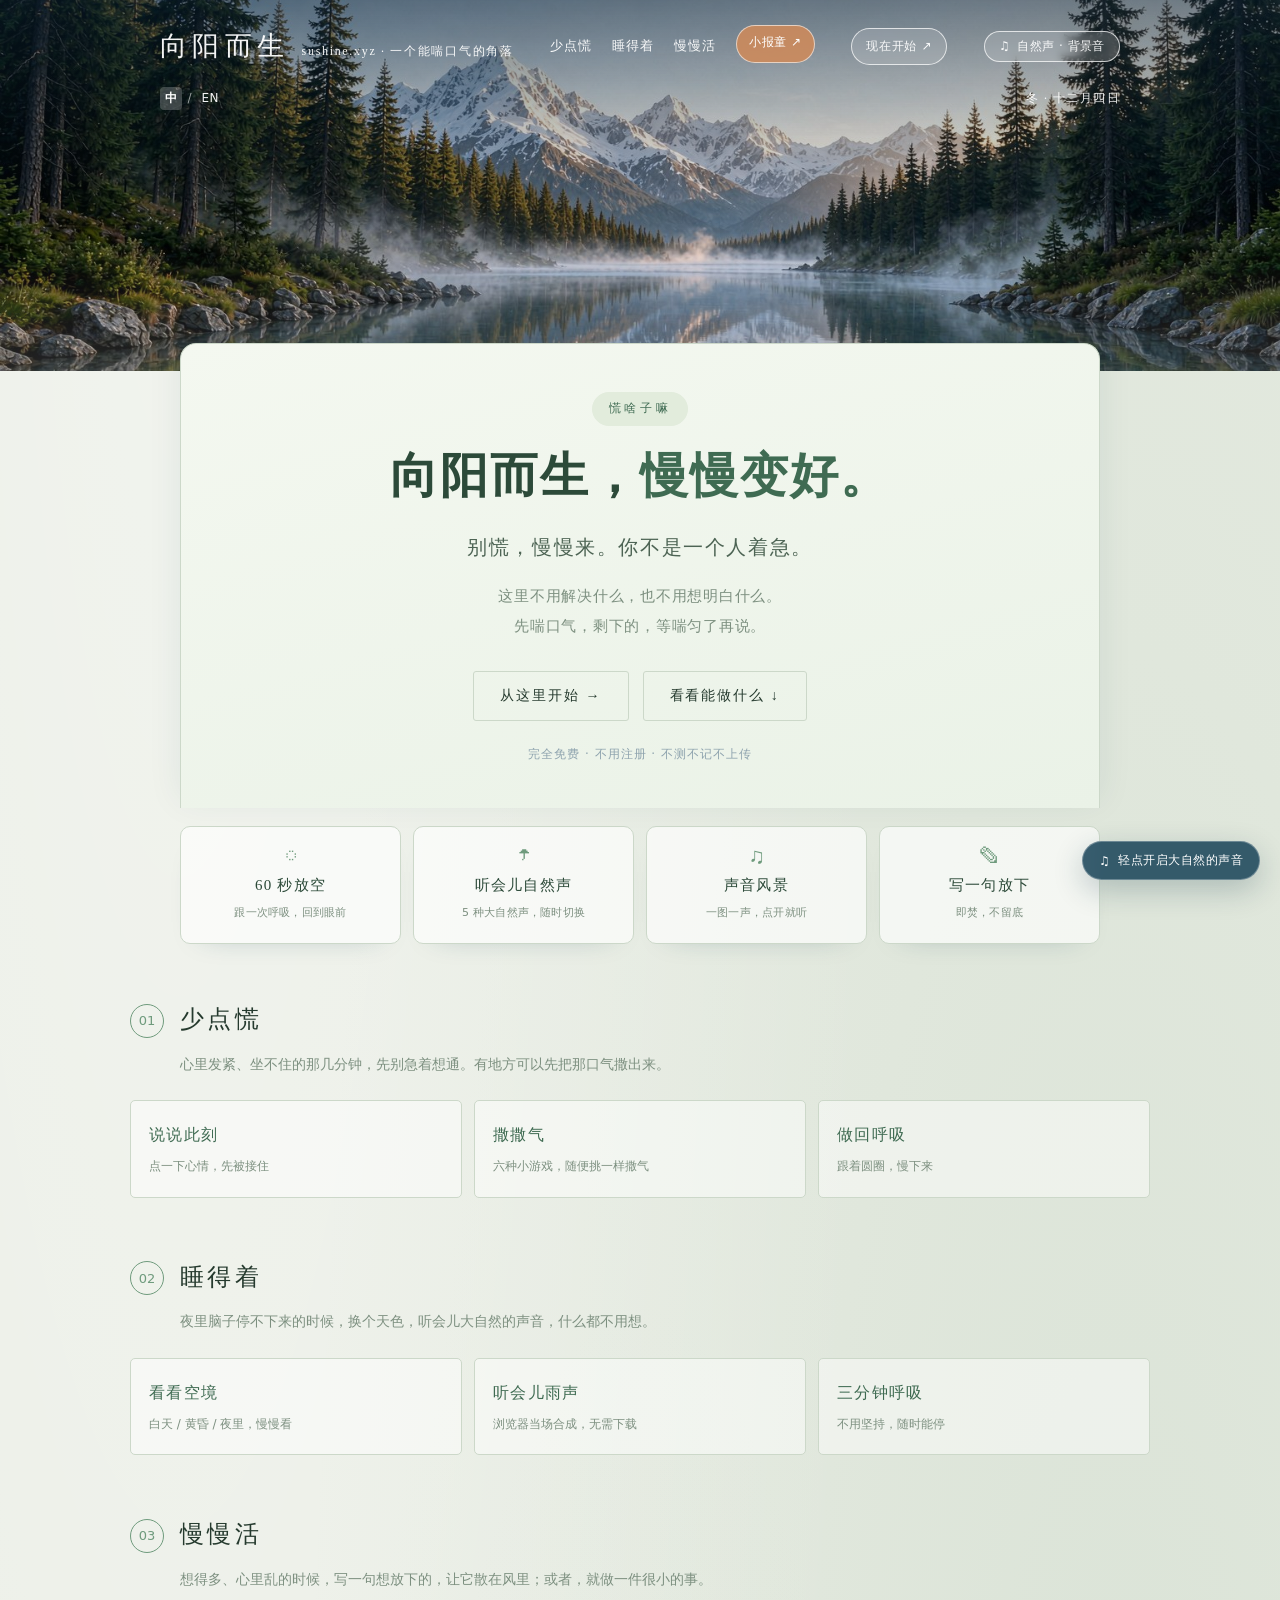
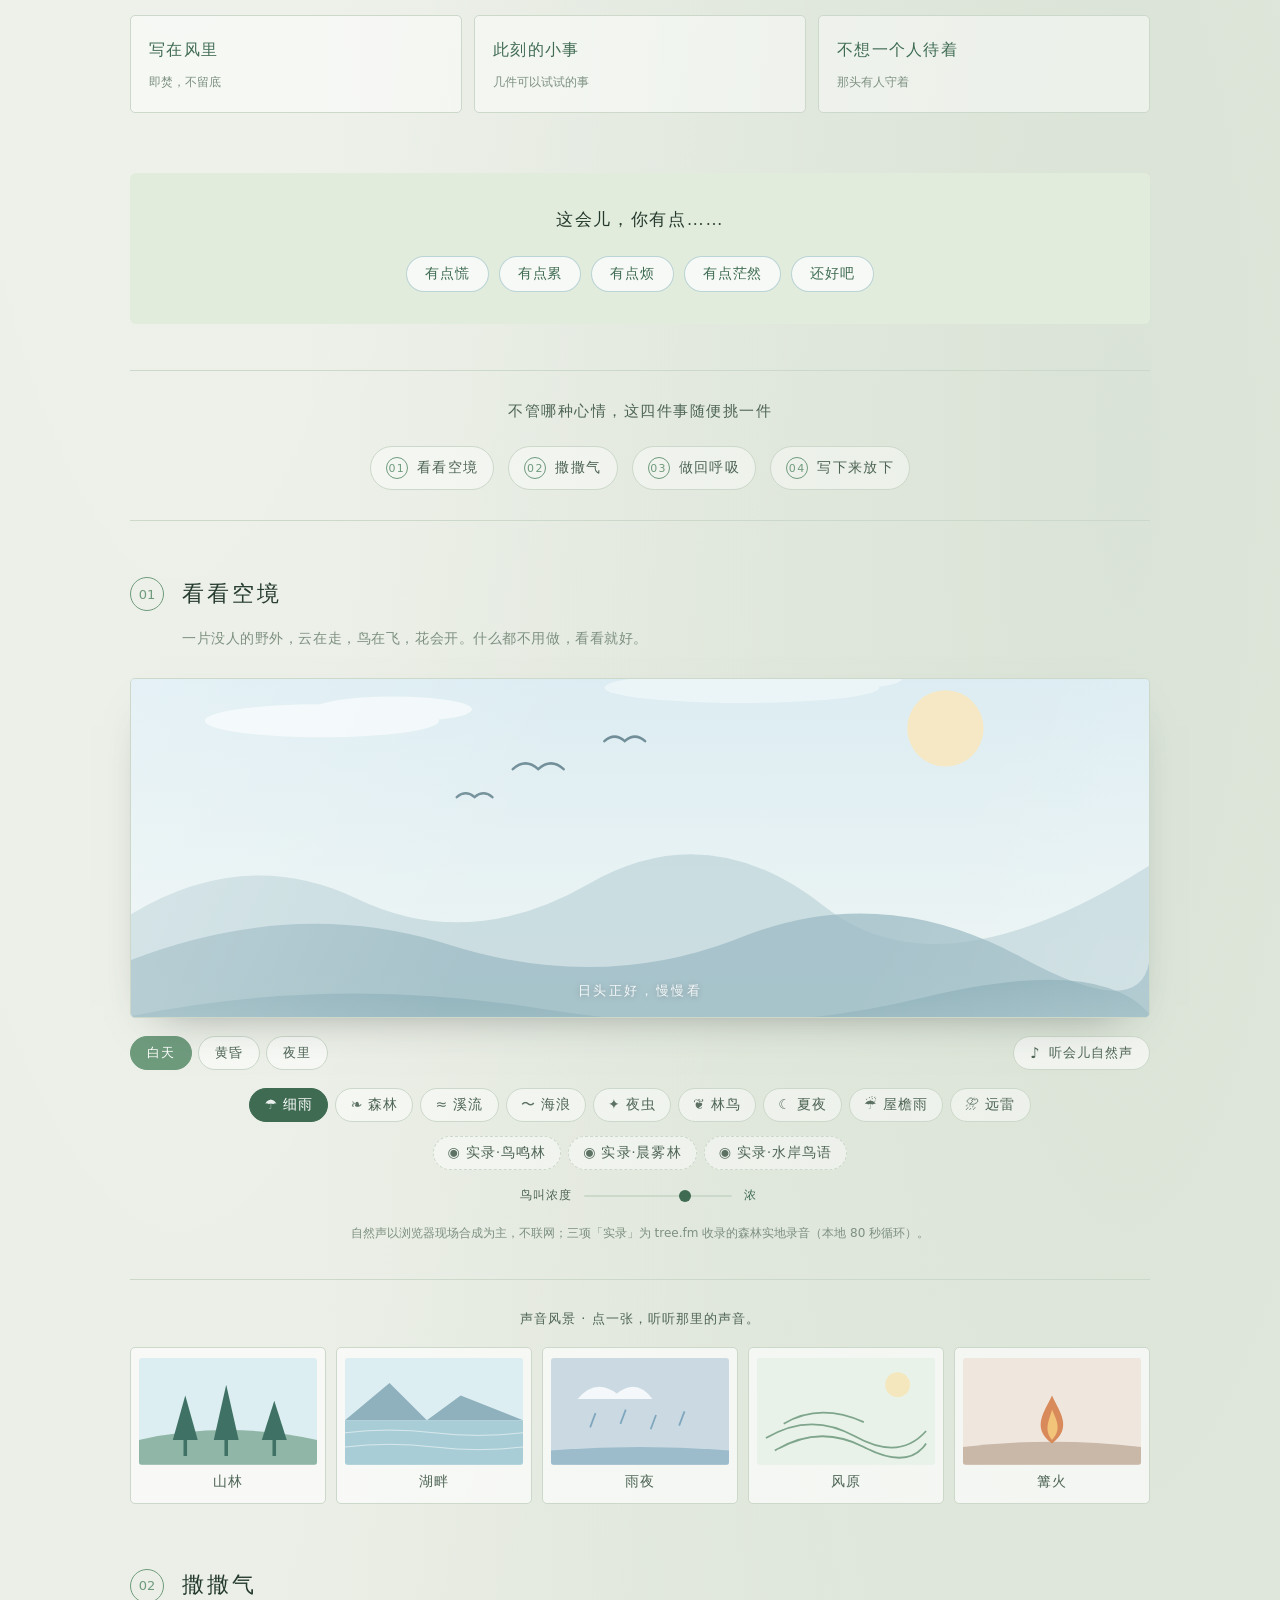
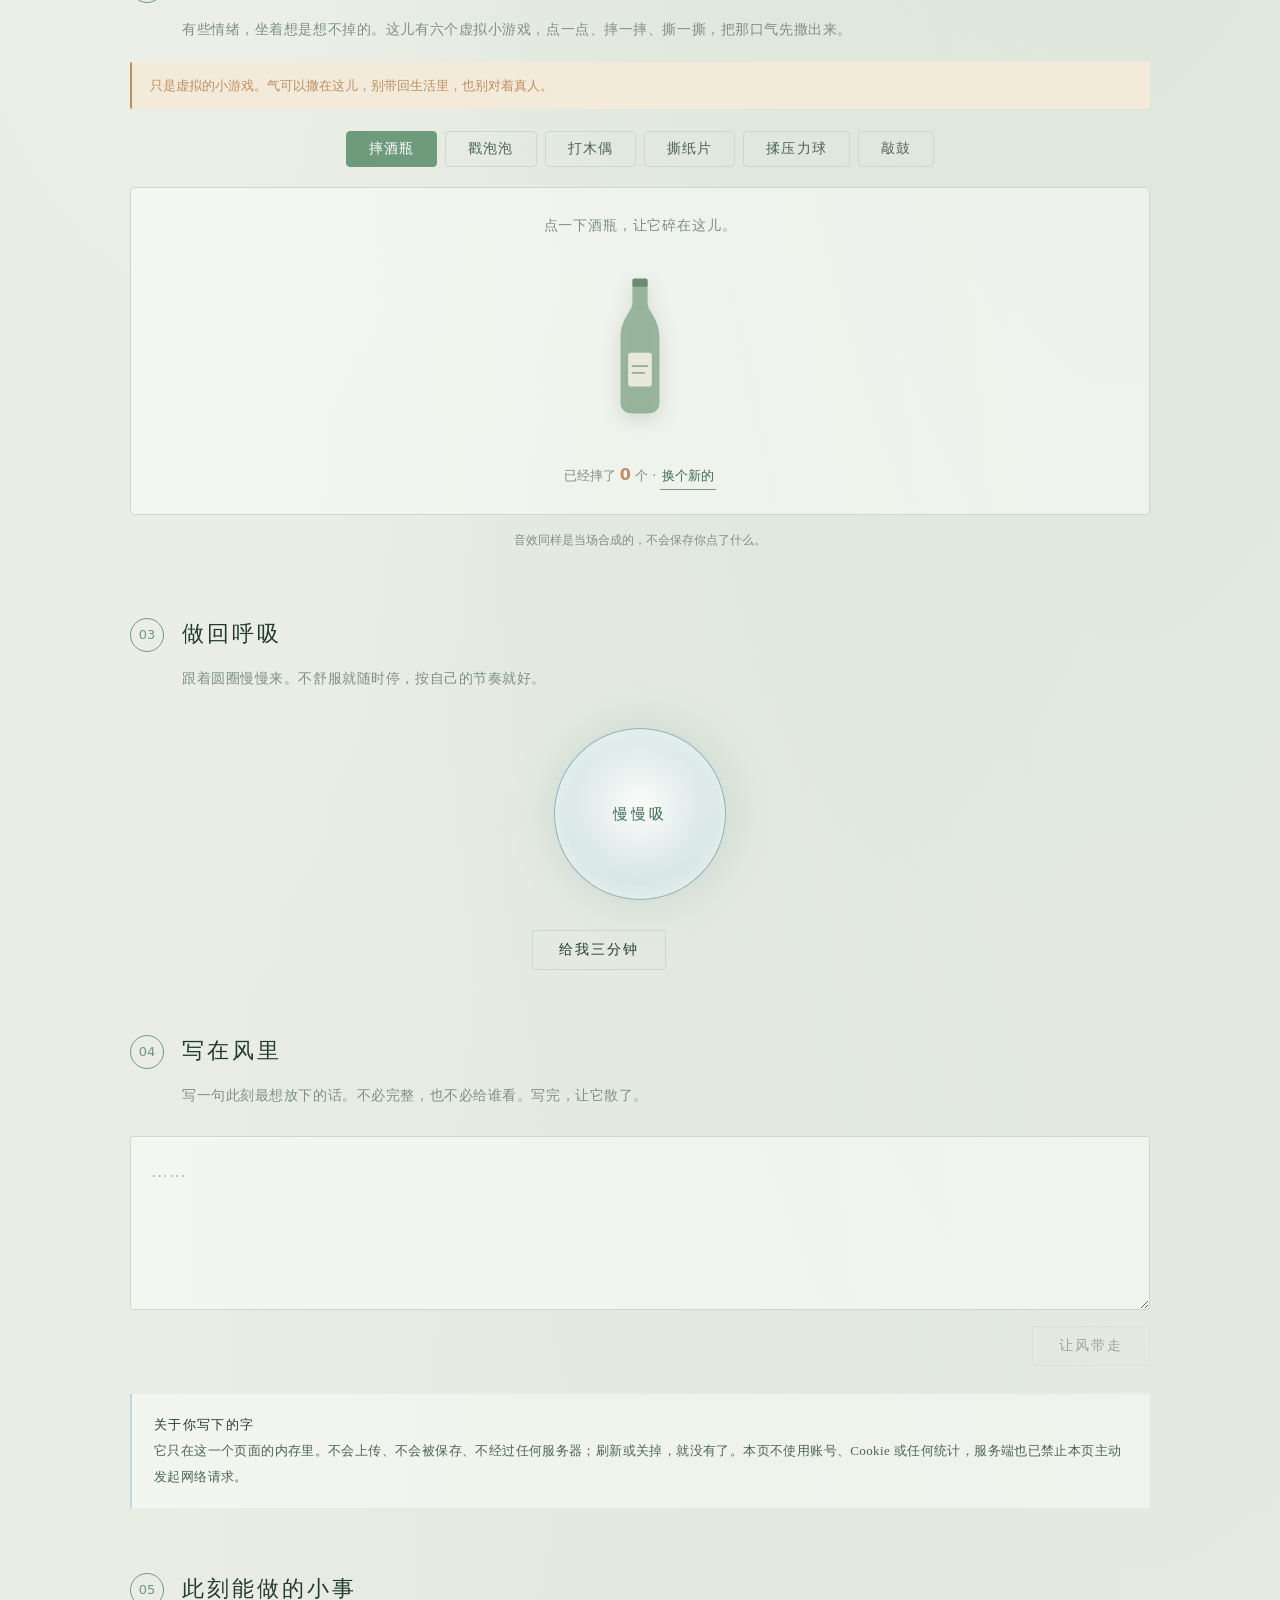
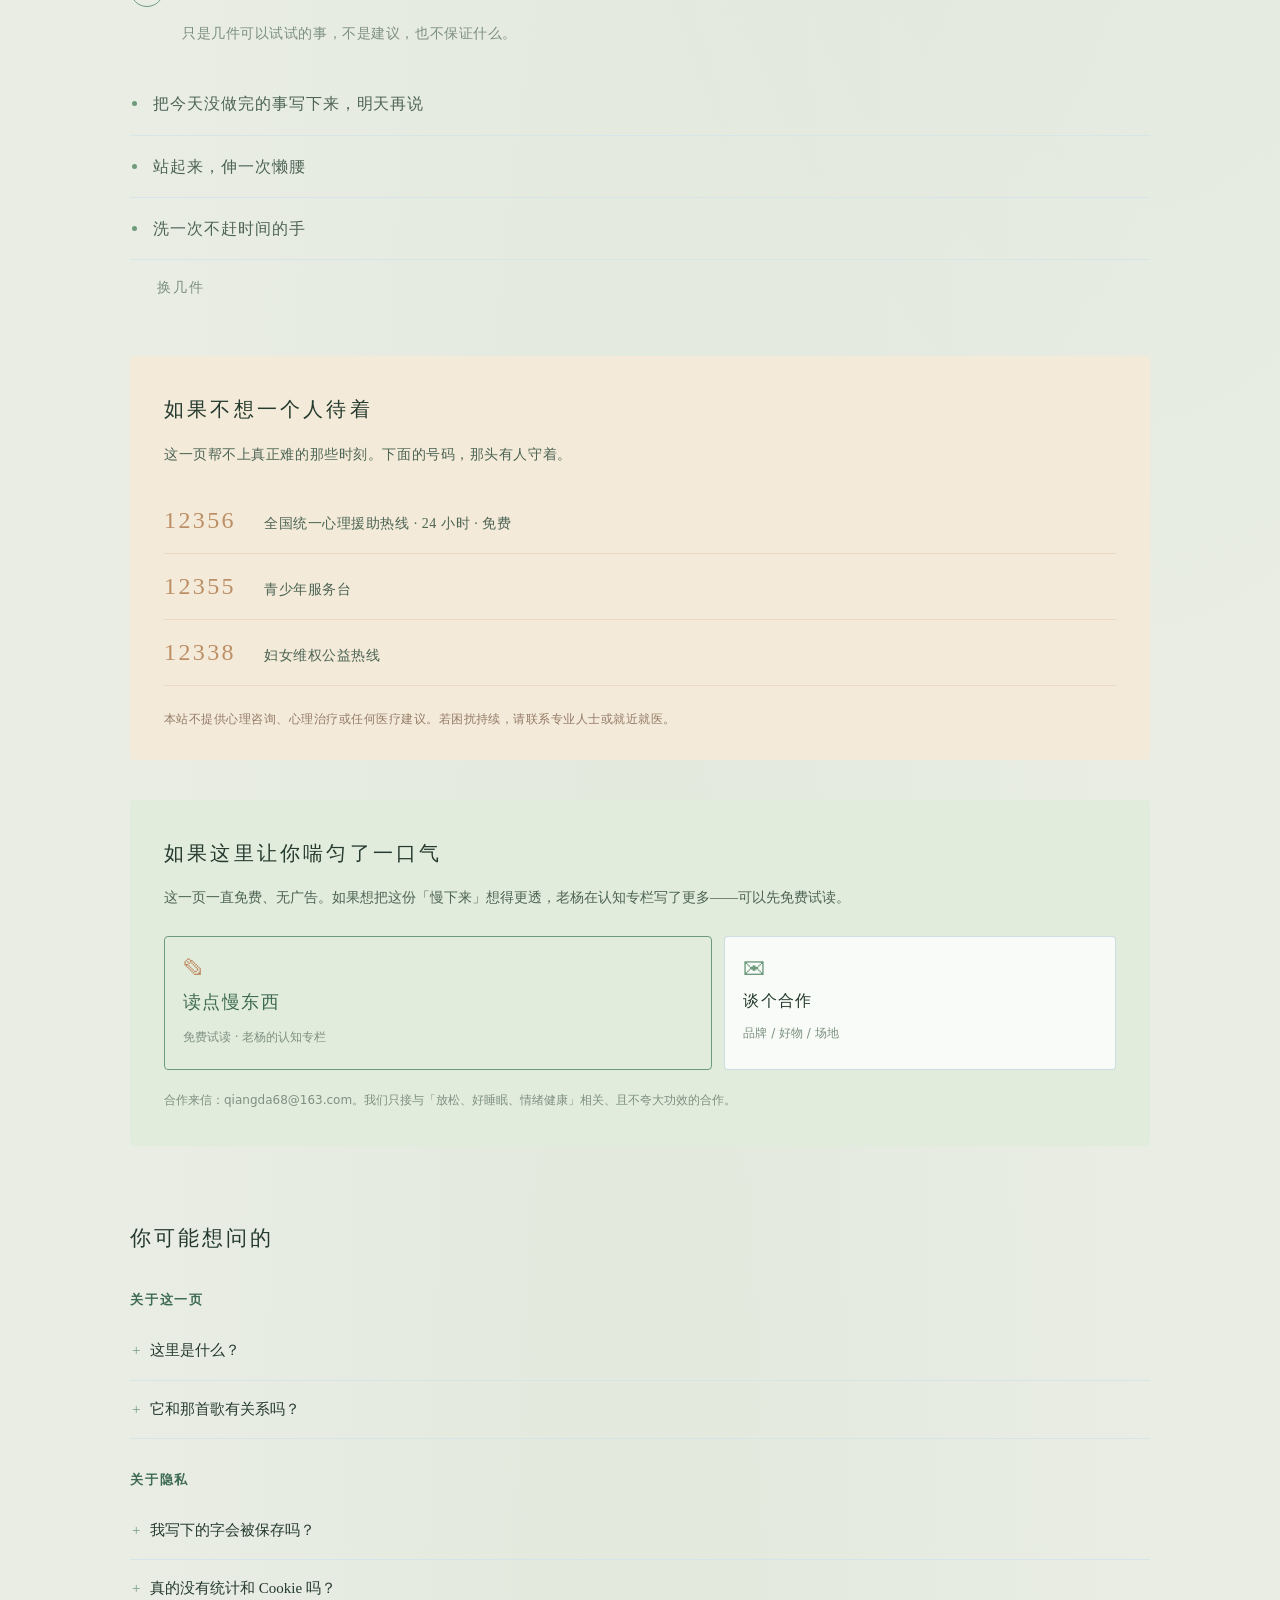
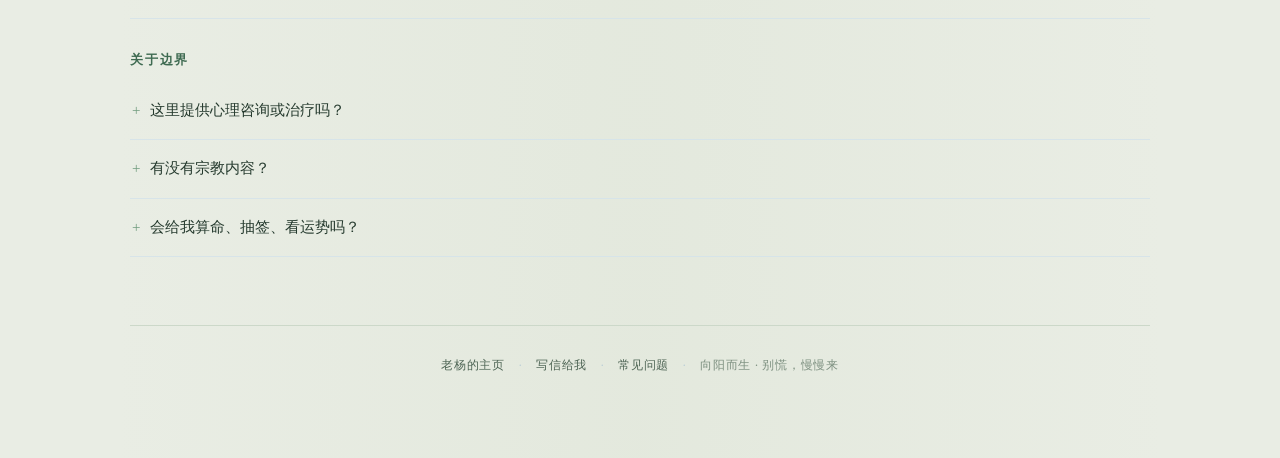
<file: index.html>
<!DOCTYPE html>
<html lang="zh-CN">
<head>
<meta charset="utf-8">
<meta name="viewport" content="width=device-width, initial-scale=1">
<title>向阳而生 · 慢慢变好 | sushine.xyz</title>
<meta name="description" content="给焦虑、迷茫、疲惫的成年人留的一个泄压阀。进站即有柔和的大自然声，可切换细雨、森林、溪流、海浪、夜虫，看看空境、听听声音风景、做 60 秒呼吸、写一句想放下的话。无账号、无统计、无第三方请求。">
<meta name="theme-color" content="#f4f9fb">
<meta property="og:type" content="website">
<meta property="og:url" content="https://www.sushine.xyz/">
<meta property="og:title" content="向阳而生 · 慢慢变好 | sushine.xyz">
<meta property="og:description" content="心里有光，慢慢来。这里不用解决什么，先喘口气。">
<meta property="og:image" content="https://www.sushine.xyz/og-share.jpg">
<meta property="og:image:width" content="1200">
<meta property="og:image:height" content="630">
<meta name="twitter:card" content="summary_large_image">
<meta name="twitter:title" content="向阳而生 · 慢慢变好 | sushine.xyz">
<meta name="twitter:description" content="一个不用注册就能喘口气的地方。进站就有大自然的声音，听听声音风景，慢慢变好。">
<meta name="twitter:image" content="https://www.sushine.xyz/og-share.jpg">
<link rel="icon" href="data:image/svg+xml,%3Csvg xmlns='http://www.w3.org/2000/svg' viewBox='0 0 64 64'%3E%3Crect width='64' height='64' rx='16' fill='%237f9c86'/%3E%3Ctext x='32' y='44' font-size='30' font-family='serif' text-anchor='middle' fill='%23fff'%3E%E6%85%A2%3C/text%3E%3C/svg%3E">
<link rel="stylesheet" href="style.css?v=20261116o">
</head>
<body>
<div class="paper paper--home">

  <main>

    <!-- ============ HERO：山湖照片 + 顶栏 + 情绪共鸣钩子 ============ -->
    <section class="hero hero--photo" aria-label="开场">
      <div class="hero-media">
        <!-- ============ 顶栏（Calm 式：品牌 + 分区导航 + 免费入口） ============ -->
        <header class="topbar">
          <div class="brand">
            <span class="brand-name">向阳而生</span>
            <span class="brand-sub">sushine.xyz · 一个能喘口气的角落</span>
          </div>
          <nav class="topnav" aria-label="分区导航">
            <a href="#feelbetter">少点慌</a>
            <a href="#sleep">睡得着</a>
            <a href="#mindful">慢慢活</a>
            <a class="nav-xiaobot" href="https://xiaobot.net/p/sunshine666?refer=e5d7cf56-1180-4924-821c-54822c2bc446" target="_blank" rel="noopener noreferrer"><span>小报童</span> <span aria-hidden="true">↗</span></a>
          </nav>
          <a class="topbar-cta" href="#checkin">现在开始 <span aria-hidden="true">↗</span></a>
          <button type="button" class="ambient-btn" id="ambientBtn" aria-pressed="false"><span aria-hidden="true">♫</span><span>自然声 · 背景音</span></button>
          <div class="lang-switch" role="group" aria-label="Language / 语言">
            <button type="button" class="lang-btn is-active" data-lang="zh" aria-pressed="true">中</button>
            <span class="lang-sep" aria-hidden="true">/</span>
            <button type="button" class="lang-btn" data-lang="en" aria-pressed="false">EN</button>
          </div>
          <div class="today" id="today">&nbsp;</div>
        </header>
      </div>
      <div class="hero-body">
        <p class="hero-kicker" id="heroKicker">慌啥子嘛</p>
        <h1 class="hero-title">向阳而生，<em>慢慢变好。</em></h1>
        <p class="hero-line">别慌，慢慢来。你不是一个人着急。</p>
        <p class="hero-sub">这里不用解决什么，也不用想明白什么。<br>先喘口气，剩下的，等喘匀了再说。</p>
        <div class="hero-actions">
          <a class="btn btn-strong" href="#checkin">从这里开始 <span aria-hidden="true">→</span></a>
          <a class="btn btn-ghost" href="#feelbetter">看看能做什么 <span aria-hidden="true">↓</span></a>
        </div>
        <p class="hero-footnote">完全免费 · 不用注册 · 不测不记不上传</p>
      </div>
    </section>

    <!-- ============ 四种入口：融合 Calm / pixelthoughts / rainymood / tree.fm 的轻体验 ============ -->
    <div class="quick-grid" aria-label="现在就试试">
      <a href="#breathe" class="quick-card"><span class="quick-ico" aria-hidden="true">◌</span><strong>60 秒放空</strong><small>跟一次呼吸，回到眼前</small></a>
      <a href="#scene" class="quick-card"><span class="quick-ico" aria-hidden="true">☂</span><strong>听会儿自然声</strong><small>5 种大自然声，随时切换</small></a>
      <a href="#scapeGallery" class="quick-card"><span class="quick-ico" aria-hidden="true">♫</span><strong>声音风景</strong><small>一图一声，点开就听</small></a>
      <a href="#write" class="quick-card"><span class="quick-ico" aria-hidden="true">✎</span><strong>写一句放下</strong><small>即焚，不留底</small></a>
    </div>

    <!-- ============ 三大需求分区（Calm: Stress less / Sleep more / Live mindfully） ============ -->
    <section class="need-block" id="feelbetter">
      <div class="need-head">
        <span class="need-no">01</span>
        <div>
          <h2>少点慌</h2>
          <p class="need-lead">心里发紧、坐不住的那几分钟，先别急着想通。有地方可以先把那口气撒出来。</p>
        </div>
      </div>
      <div class="need-cards">
        <a class="need-card" href="#checkin"><strong>说说此刻</strong><span>点一下心情，先被接住</span></a>
        <a class="need-card" href="#release"><strong>撒撒气</strong><span>六种小游戏，随便挑一样撒气</span></a>
        <a class="need-card" href="#breathe"><strong>做回呼吸</strong><span>跟着圆圈，慢下来</span></a>
      </div>
    </section>

    <section class="need-block" id="sleep">
      <div class="need-head">
        <span class="need-no">02</span>
        <div>
          <h2>睡得着</h2>
          <p class="need-lead">夜里脑子停不下来的时候，换个天色，听会儿大自然的声音，什么都不用想。</p>
        </div>
      </div>
      <div class="need-cards">
        <a class="need-card" href="#scene"><strong>看看空境</strong><span>白天 / 黄昏 / 夜里，慢慢看</span></a>
        <a class="need-card" href="#scene"><strong>听会儿雨声</strong><span>浏览器当场合成，无需下载</span></a>
        <a class="need-card" href="#breathe"><strong>三分钟呼吸</strong><span>不用坚持，随时能停</span></a>
      </div>
    </section>

    <section class="need-block" id="mindful">
      <div class="need-head">
        <span class="need-no">03</span>
        <div>
          <h2>慢慢活</h2>
          <p class="need-lead">想得多、心里乱的时候，写一句想放下的，让它散在风里；或者，就做一件很小的事。</p>
        </div>
      </div>
      <div class="need-cards">
        <a class="need-card" href="#write"><strong>写在风里</strong><span>即焚，不留底</span></a>
        <a class="need-card" href="#small"><strong>此刻的小事</strong><span>几件可以试试的事</span></a>
        <a class="need-card" href="#help"><strong>不想一个人待着</strong><span>那头有人守着</span></a>
      </div>
    </section>

    <!-- ============ 情绪签到 ============ -->
    <section class="checkin" id="checkin" aria-label="此刻的心情">
      <p class="checkin-q">这会儿，你有点……</p>
      <div class="moods" id="moods" role="group" aria-label="选择此刻的心情">
        <button type="button" class="mood" data-mood="anxious">有点慌</button>
        <button type="button" class="mood" data-mood="tired">有点累</button>
        <button type="button" class="mood" data-mood="irritated">有点烦</button>
        <button type="button" class="mood" data-mood="lost">有点茫然</button>
        <button type="button" class="mood" data-mood="okay">还好吧</button>
      </div>
      <p class="checkin-reply" id="checkinReply" hidden aria-live="polite"></p>
    </section>

    <!-- ============ 解压方式导航 ============ -->
    <div class="room-nav-wrap">
      <p class="room-nav-lead">不管哪种心情，这四件事随便挑一件</p>
      <nav class="room-nav" aria-label="解压方式">
        <a href="#scene"><span class="room-nav-no" aria-hidden="true">01</span><span>看看空境</span></a>
        <a href="#release"><span class="room-nav-no" aria-hidden="true">02</span><span>撒撒气</span></a>
        <a href="#breathe"><span class="room-nav-no" aria-hidden="true">03</span><span>做回呼吸</span></a>
        <a href="#write"><span class="room-nav-no" aria-hidden="true">04</span><span>写下来放下</span></a>
      </nav>
    </div>

    <!-- ============ 空境：虚拟自然 ============ -->
    <section id="scene" class="block room">
      <div class="room-head">
        <span class="room-no">01</span>
        <div>
          <h2>看看空境</h2>
          <p class="hint">一片没人的野外，云在走，鸟在飞，花会开。什么都不用做，看看就好。</p>
        </div>
      </div>

      <div class="scene-frame" id="sceneFrame" data-phase="day">
        <svg class="scene" viewBox="0 0 800 360" preserveAspectRatio="xMidYMid slice" aria-hidden="true" focusable="false">
          <defs>
            <linearGradient id="skyGrad" x1="0" y1="0" x2="0" y2="1">
              <stop offset="0%" stop-color="var(--sky-top)"/>
              <stop offset="100%" stop-color="var(--sky-bot)"/>
            </linearGradient>
            <linearGradient id="hillNear" x1="0" y1="0" x2="0" y2="1">
              <stop offset="0%" stop-color="var(--hill-near-top)"/>
              <stop offset="100%" stop-color="var(--hill-near-bot)"/>
            </linearGradient>
          </defs>

          <rect width="800" height="360" fill="url(#skyGrad)"/>
          <circle class="sun" cx="640" cy="86" r="30" fill="var(--sun)"/>

          <g class="cloud cloud-a" fill="var(--cloud)" opacity="0.62">
            <ellipse cx="150" cy="80" rx="92" ry="13"/>
            <ellipse cx="206" cy="71" rx="62" ry="10"/>
          </g>
          <g class="cloud cloud-b" fill="var(--cloud)" opacity="0.42">
            <ellipse cx="480" cy="54" rx="108" ry="12"/>
            <ellipse cx="542" cy="47" rx="64" ry="9"/>
          </g>

          <g class="birds" fill="none" stroke="var(--bird)" stroke-width="2" stroke-linecap="round" opacity="0.75">
            <path d="M300 118 q 10 -9 20 0 q 10 -9 20 0"/>
            <path class="bird-2" d="M372 96 q 8 -7 16 0 q 8 -7 16 0"/>
            <path class="bird-3" d="M256 140 q 7 -6 14 0 q 7 -6 14 0"/>
          </g>

          <path d="M0 232 Q 90 178 178 220 T 360 208 T 545 226 T 800 194 L800 360 L0 360 Z" fill="var(--hill-far)" opacity="0.7"/>
          <path d="M0 268 Q 130 218 250 256 T 480 250 T 700 266 T 800 248 L800 360 L0 360 Z" fill="var(--hill-mid)" opacity="0.75"/>
          <path d="M0 312 Q 160 280 320 306 T 620 298 T 800 310 L800 360 L0 360 Z" fill="url(#hillNear)" opacity="0.55"/>

          <g class="flowers" aria-hidden="true">
            <g class="flower" transform="translate(96 330)">
              <line x1="0" y1="0" x2="0" y2="18" stroke="var(--stem)" stroke-width="2"/>
              <circle cx="0" cy="0" r="5" fill="var(--petal)"/><circle cx="0" cy="0" r="2" fill="var(--pollen)"/>
            </g>
            <g class="flower" transform="translate(148 340)">
              <line x1="0" y1="0" x2="0" y2="14" stroke="var(--stem)" stroke-width="2"/>
              <circle cx="0" cy="0" r="4" fill="var(--petal2)"/><circle cx="0" cy="0" r="1.6" fill="var(--pollen)"/>
            </g>
            <g class="flower" transform="translate(690 336)">
              <line x1="0" y1="0" x2="0" y2="16" stroke="var(--stem)" stroke-width="2"/>
              <circle cx="0" cy="0" r="5" fill="var(--petal)"/><circle cx="0" cy="0" r="2" fill="var(--pollen)"/>
            </g>
            <g class="flower" transform="translate(742 346)">
              <line x1="0" y1="0" x2="0" y2="12" stroke="var(--stem)" stroke-width="2"/>
              <circle cx="0" cy="0" r="4" fill="var(--petal2)"/><circle cx="0" cy="0" r="1.6" fill="var(--pollen)"/>
            </g>
          </g>
        </svg>
        <div class="scene-light" aria-hidden="true"></div>
        <div class="scene-caption" id="sceneCaption">日头正好，慢慢看</div>
      </div>

      <div class="scene-actions">
        <div class="phase-switch" role="group" aria-label="切换天色">
          <button type="button" class="phase-btn is-active" data-phase="day">白天</button>
          <button type="button" class="phase-btn" data-phase="dusk">黄昏</button>
          <button type="button" class="phase-btn" data-phase="night">夜里</button>
        </div>
        <button type="button" class="sound-btn" id="soundBtn" aria-pressed="false">
          <span class="sound-icon" aria-hidden="true">♪</span><span id="soundLabel">听会儿自然声</span>
        </button>
      </div>
      <div class="nature-switch" id="natureSwitch" role="group" aria-label="选择大自然的声音">
        <button type="button" class="nature-btn is-active" data-sound="rain"><span class="nature-ico" aria-hidden="true">☂</span>细雨</button>
        <button type="button" class="nature-btn" data-sound="forest"><span class="nature-ico" aria-hidden="true">❧</span>森林</button>
        <button type="button" class="nature-btn" data-sound="stream"><span class="nature-ico" aria-hidden="true">≈</span>溪流</button>
        <button type="button" class="nature-btn" data-sound="waves"><span class="nature-ico" aria-hidden="true">〜</span>海浪</button>
        <button type="button" class="nature-btn" data-sound="night"><span class="nature-ico" aria-hidden="true">✦</span>夜虫</button>
        <button type="button" class="nature-btn" data-sound="birds"><span class="nature-ico" aria-hidden="true">❦</span>林鸟</button>
        <button type="button" class="nature-btn" data-sound="frogs"><span class="nature-ico" aria-hidden="true">☾</span>夏夜</button>
        <button type="button" class="nature-btn" data-sound="roofrain"><span class="nature-ico" aria-hidden="true">☔</span>屋檐雨</button>
        <button type="button" class="nature-btn" data-sound="thunder"><span class="nature-ico" aria-hidden="true">⛈</span>远雷</button>
        <span class="nature-break" aria-hidden="true"></span>
        <button type="button" class="nature-btn is-live" data-sound="rec_birds"><span class="nature-ico" aria-hidden="true">◉</span><span class="rec-tag">实录·</span>鸟鸣林</button>
        <button type="button" class="nature-btn is-live" data-sound="rec_dawn"><span class="nature-ico" aria-hidden="true">◉</span><span class="rec-tag">实录·</span>晨雾林</button>
        <button type="button" class="nature-btn is-live" data-sound="rec_wetland"><span class="nature-ico" aria-hidden="true">◉</span><span class="rec-tag">实录·</span>水岸鸟语</button>
      </div>
      <div class="bird-level">
        <label for="birdLevel">鸟叫浓度</label>
        <input type="range" id="birdLevel" min="0" max="2.5" step="0.25" value="1.75">
        <output id="birdLevelOut" for="birdLevel">浓</output>
      </div>
      <p class="quiet-note">自然声以浏览器现场合成为主，不联网；三项「实录」为 tree.fm 收录的森林实地录音（本地 80 秒循环）。</p>

      <div class="scape-gallery" id="scapeGallery" aria-label="声音风景">
        <p class="scape-intro">声音风景 · 点一张，听听那里的声音。</p>
        <div class="scape-grid">
          <button type="button" class="scape-card" data-scape="forest">
            <svg viewBox="0 0 200 120" aria-hidden="true" focusable="false"><rect width="200" height="120" fill="#dceef1"/><path d="M0 92 Q100 70 200 92 V120 H0Z" fill="#8fb6a6"/><g fill="#3f7164"><path d="M38 92 L52 42 L66 92Z"/><path d="M84 92 L98 30 L112 92Z"/><path d="M138 92 L152 48 L166 92Z"/></g><g stroke="#3f7164" stroke-width="4"><path d="M52 92v18M98 92v18M152 92v18"/></g></svg>
            <span>山林</span>
          </button>
          <button type="button" class="scape-card" data-scape="lake">
            <svg viewBox="0 0 200 120" aria-hidden="true" focusable="false"><rect width="200" height="120" fill="#dceef1"/><path d="M0 70 L50 28 L92 70 L130 42 L200 70Z" fill="#8fb0bd"/><rect y="70" width="200" height="50" fill="#a9cdd6"/><path d="M0 84 Q50 78 100 84 T200 84M0 100 Q50 94 100 100 T200 100" stroke="#fff" stroke-opacity=".6" fill="none"/></svg>
            <span>湖畔</span>
          </button>
          <button type="button" class="scape-card" data-scape="rain">
            <svg viewBox="0 0 200 120" aria-hidden="true" focusable="false"><rect width="200" height="120" fill="#cbd9e2"/><path d="M30 46 q20-24 44-6 q22-18 40 6Z" fill="#f4f8fa"/><g stroke="#7fa7bd" stroke-width="2"><path d="M50 62l-6 16M84 58l-6 16M118 64l-6 16M150 60l-6 16"/></g><path d="M0 104 Q100 96 200 104V120H0Z" fill="#9dbccb"/></svg>
            <span>雨夜</span>
          </button>
          <button type="button" class="scape-card" data-scape="wind">
            <svg viewBox="0 0 200 120" aria-hidden="true" focusable="false"><rect width="200" height="120" fill="#e8f2e9"/><g stroke="#7fa68c" stroke-width="2" fill="none"><path d="M10 90 Q60 60 110 88 T190 82"/><path d="M20 104 Q70 74 120 100 T190 96"/><path d="M30 74 Q70 50 120 72"/></g><circle cx="158" cy="30" r="14" fill="#f5e7bd"/></svg>
            <span>风原</span>
          </button>
          <button type="button" class="scape-card" data-scape="fire">
            <svg viewBox="0 0 200 120" aria-hidden="true" focusable="false"><rect width="200" height="120" fill="#efe6dd"/><path d="M0 100 Q100 88 200 100V120H0Z" fill="#c9b7a7"/><path d="M100 96 C76 78 92 60 100 42 C108 60 124 78 100 96Z" fill="#d98a5b"/><path d="M100 92 C90 80 98 68 100 58 C104 68 112 80 100 92Z" fill="#f2c47a"/></svg>
            <span>篝火</span>
          </button>
        </div>
      </div>
    </section>

    <!-- ============ 压力释放馆 ============ -->
    <section id="release" class="block room">
      <div class="room-head">
        <span class="room-no">02</span>
        <div>
          <h2>撒撒气</h2>
          <p class="hint">有些情绪，坐着想是想不掉的。这儿有六个虚拟小游戏，点一点、摔一摔、撕一撕，把那口气先撒出来。</p>
        </div>
      </div>

      <p class="release-guard">只是虚拟的小游戏。气可以撒在这儿，别带回生活里，也别对着真人。</p>

      <div class="game-tabs" role="tablist" aria-label="选择发泄小游戏">
        <button type="button" class="game-tab is-active" data-game="bottle" role="tab" aria-selected="true">摔酒瓶</button>
        <button type="button" class="game-tab" data-game="bubble" role="tab" aria-selected="false">戳泡泡</button>
        <button type="button" class="game-tab" data-game="doll" role="tab" aria-selected="false">打木偶</button>
        <button type="button" class="game-tab" data-game="tear" role="tab" aria-selected="false">撕纸片</button>
        <button type="button" class="game-tab" data-game="squish" role="tab" aria-selected="false">揉压力球</button>
        <button type="button" class="game-tab" data-game="drum" role="tab" aria-selected="false">敲鼓</button>
      </div>

      <div class="game-stage" id="gameStage">
        <div class="game-panel is-active" data-panel="bottle">
          <p class="game-tip">点一下酒瓶，让它碎在这儿。</p>
          <div class="bottle-area" id="bottleArea">
            <button type="button" class="bottle" id="bottleBtn" aria-label="点击摔碎酒瓶">
              <svg viewBox="0 0 90 170" aria-hidden="true" focusable="false">
                <path d="M36 8 h18 v26 c0 8 14 18 14 40 v78 c0 8 -6 12 -14 12 h-18 c-8 0 -14 -4 -14 -12 V74 c0 -22 14 -32 14 -40 Z" fill="#8fae94" opacity="0.9"/>
                <rect x="36" y="4" width="18" height="10" rx="2" fill="#6d8a72"/>
                <rect x="31" y="92" width="28" height="40" rx="3" fill="#f4efe3" opacity="0.88"/>
                <path d="M36 108 h18 M36 116 h14" stroke="#8fae94" stroke-width="2" stroke-linecap="round"/>
              </svg>
            </button>
            <div class="shards" id="shards" aria-hidden="true"></div>
          </div>
          <p class="game-count"><span data-i18n="已经摔了">已经摔了</span> <strong id="bottleCount">0</strong> <span data-i18n="个" class="i18n-unit">个</span> · <button type="button" class="link-btn" id="bottleReset" data-i18n="换个新的">换个新的</button></p>
        </div>

        <div class="game-panel" data-panel="bubble">
          <p class="game-tip">戳破它们，一个也不留。</p>
          <div class="bubble-area" id="bubbleArea" aria-label="点击戳破泡泡"></div>
          <p class="game-count"><span data-i18n="还剩">还剩</span> <strong id="bubbleCount">0</strong> <span data-i18n="个" class="i18n-unit">个</span> · <button type="button" class="link-btn" id="bubbleReset" data-i18n="再来一堆">再来一堆</button></p>
        </div>

        <div class="game-panel" data-panel="doll">
          <p class="game-tip">这是个不倒翁，打不坏，随便来。</p>
          <div class="doll-area" id="dollArea">
            <button type="button" class="doll" id="dollBtn" aria-label="点击击打不倒翁木偶">
              <svg viewBox="0 0 140 190" aria-hidden="true" focusable="false">
                <path d="M70 60 c-26 0 -44 20 -44 52 c0 30 18 52 44 52 c26 0 44 -22 44 -52 c0 -32 -18 -52 -44 -52 Z" fill="#d9b98f"/>
                <circle cx="70" cy="46" r="30" fill="#e6c9a2"/>
                <circle cx="59" cy="44" r="3" fill="#5c4632"/><circle cx="81" cy="44" r="3" fill="#5c4632"/>
                <path d="M60 58 q10 8 20 0" fill="none" stroke="#5c4632" stroke-width="2.5" stroke-linecap="round"/>
                <path d="M30 170 h80 l-8 12 h-64 Z" fill="#b08a5e"/>
              </svg>
            </button>
          </div>
          <p class="game-count">轻轻打，不打疼自己 · <button type="button" class="link-btn" id="dollReset">扶正它</button></p>
        </div>

        <div class="game-panel" data-panel="tear">
          <p class="game-tip">把烦心事写在纸上，一张张撕掉。</p>
          <div class="tear-area" id="tearArea">
            <button type="button" class="tear-paper" id="tearPaper" aria-label="点击撕掉一张纸">
              <span class="tear-word" id="tearWord">烦心事</span>
              <span class="tear-half tear-left" aria-hidden="true"></span>
              <span class="tear-half tear-right" aria-hidden="true"></span>
            </button>
          </div>
          <p class="game-count"><span data-i18n="已经撕了">已经撕了</span> <strong id="tearCount">0</strong> <span data-i18n="张" class="i18n-unit">张</span> · <button type="button" class="link-btn" id="tearReset" data-i18n="再来一张">再来一张</button></p>
        </div>

        <div class="game-panel" data-panel="squish">
          <p class="game-tip">按住它，用力揉，松开又弹回来。</p>
          <div class="squish-area" id="squishArea">
            <button type="button" class="squish-ball" id="squishBall" aria-label="按住揉捏压力球">
              <span class="squish-shine" aria-hidden="true"></span>
              <span class="squish-label">捏</span>
            </button>
          </div>
          <p class="game-count"><span data-i18n="已经揉了">已经揉了</span> <strong id="squishCount">0</strong> <span data-i18n="下" class="i18n-unit">下</span> · <button type="button" class="link-btn" id="squishReset" data-i18n="揉个新的">揉个新的</button></p>
        </div>

        <div class="game-panel" data-panel="drum">
          <p class="game-tip">敲一下鼓，让那口气跟着响声散开。</p>
          <div class="drum-area" id="drumArea">
            <button type="button" class="drum" id="drumBtn" aria-label="点击敲鼓">
              <svg viewBox="0 0 180 180" aria-hidden="true" focusable="false">
                <ellipse cx="90" cy="86" rx="66" ry="24" fill="#e8dcc6"/>
                <ellipse cx="90" cy="82" rx="66" ry="24" fill="#f4ecda" stroke="#c9b48f" stroke-width="3"/>
                <path d="M24 82 v42 c0 14 30 25 66 25 s66 -11 66 -25 v-42 Z" fill="#b9764f"/>
                <path d="M24 96 c14 10 40 16 66 16 s52 -6 66 -16 v10 c0 14 -30 25 -66 25 s-66 -11 -66 -25 Z" fill="#a9673f"/>
                <path d="M24 82 l-6 12 M156 82 l6 12" stroke="#e8c98f" stroke-width="4" stroke-linecap="round"/>
                <g class="drum-stick">
                  <rect x="104" y="10" width="7" height="72" rx="3" fill="#8b6b4a" transform="rotate(28 108 46)"/>
                  <circle cx="126" cy="80" r="7" fill="#6d5138"/>
                </g>
              </svg>
              <span class="drum-wave" aria-hidden="true"></span>
            </button>
          </div>
          <p class="game-count"><span data-i18n="已经敲了">已经敲了</span> <strong id="drumCount">0</strong> <span data-i18n="下" class="i18n-unit">下</span> · <button type="button" class="link-btn" id="drumReset" data-i18n="从头敲">从头敲</button></p>
        </div>
      </div>
      <p class="quiet-note">音效同样是当场合成的，不会保存你点了什么。</p>
    </section>

    <!-- ============ 呼吸 ============ -->
    <section id="breathe" class="block room">
      <div class="room-head">
        <span class="room-no">03</span>
        <div>
          <h2>做回呼吸</h2>
          <p class="hint">跟着圆圈慢慢来。不舒服就随时停，按自己的节奏就好。</p>
        </div>
      </div>
      <div class="breath-stage">
        <div class="breath-ring" id="breathRing"><span id="breathWord">慢慢吸</span></div>
      </div>
      <div class="timer-row">
        <button type="button" id="timerBtn" class="btn">给我三分钟</button>
        <span id="timerText" class="timer-text" aria-live="polite"></span>
      </div>
      <p id="timerEnd" class="end-note" hidden>三分钟过去了。可以走了，也可以再坐一会儿。</p>
    </section>

    <!-- ============ 写在风里 ============ -->
    <section id="write" class="block room">
      <div class="room-head">
        <span class="room-no">04</span>
        <div>
          <h2>写在风里</h2>
          <p class="hint">写一句此刻最想放下的话。不必完整，也不必给谁看。写完，让它散了。</p>
        </div>
      </div>

      <div id="writeBox" class="write-box">
        <textarea id="note" rows="4" maxlength="500" placeholder="……" aria-label="写一句想放下的话"></textarea>
        <div class="write-actions">
          <button type="button" id="letGoBtn" class="btn" disabled>让风带走</button>
        </div>
      </div>

      <div id="released" class="released" hidden>
        <div class="ink" aria-hidden="true"></div>
        <p>放下了。这里没有留底。</p>
        <button type="button" id="againBtn" class="btn btn-quiet">再写一次</button>
      </div>

      <p class="privacy">
        <strong>关于你写下的字</strong><br>
        它只在这一个页面的内存里。不会上传、不会被保存、不经过任何服务器；刷新或关掉，就没有了。本页不使用账号、Cookie 或任何统计，服务端也已禁止本页主动发起网络请求。
      </p>
    </section>

    <!-- ============ 此刻能做的小事 ============ -->
    <section id="small" class="block">
      <div class="room-head">
        <span class="room-no">05</span>
        <div>
          <h2>此刻能做的小事</h2>
          <p class="hint">只是几件可以试试的事，不是建议，也不保证什么。</p>
        </div>
      </div>
      <ul id="smallList" class="small-list"></ul>
      <button type="button" class="btn btn-quiet" id="moreSmall">换几件</button>
    </section>

    <!-- ============ 如果不想一个人待着 ============ -->
    <section class="help" id="help">
      <h2>如果不想一个人待着</h2>
      <p>这一页帮不上真正难的那些时刻。下面的号码，那头有人守着。</p>
      <ul class="hotlines">
        <li><span class="hot-num">12356</span><span class="hot-desc">全国统一心理援助热线 · 24 小时 · 免费</span></li>
        <li><span class="hot-num">12355</span><span class="hot-desc">青少年服务台</span></li>
        <li><span class="hot-num">12338</span><span class="hot-desc">妇女维权公益热线</span></li>
      </ul>
      <p class="help-note">本站不提供心理咨询、心理治疗或任何医疗建议。若困扰持续，请联系专业人士或就近就医。</p>
    </section>

    <!-- ============ 支持本站（合规变现出口） ============ -->
    <section class="support" id="support">
      <h2>如果这里让你喘匀了一口气</h2>
      <p class="support-lead">这一页一直免费、无广告。如果想把这份「慢下来」想得更透，老杨在认知专栏写了更多——可以先免费试读。</p>
      <div class="support-grid">
        <a class="support-card is-featured" href="https://xiaobot.net/p/sunshine666?refer=e5d7cf56-1180-4924-821c-54822c2bc446" target="_blank" rel="noopener noreferrer">
          <span class="support-ico" aria-hidden="true">✎</span>
          <strong>读点慢东西</strong>
          <span>免费试读 · 老杨的认知专栏</span>
        </a>
        <a class="support-card" href="mailto:qiangda68@163.com?subject=%E5%90%88%E4%BD%9C%E5%92%A8%E8%AF%A2">
          <span class="support-ico" aria-hidden="true">✉</span>
          <strong>谈个合作</strong>
          <span>品牌 / 好物 / 场地</span>
        </a>
      </div>
      <p class="support-note">合作来信：qiangda68@163.com。我们只接与「放松、好睡眠、情绪健康」相关、且不夸大功效的合作。</p>
    </section>

    <!-- ============ 分类问答（Calm 式 FAQ，把边界讲清楚） ============ -->
    <section class="faq" id="faq">
      <h2>你可能想问的</h2>

      <div class="faq-group">
        <h3>关于这一页</h3>
        <details>
          <summary>这里是什么？</summary>
          <div class="faq-a">一个纯静态的中文放松页面：一片虚拟的自然空境、几个虚拟发泄小游戏、一段呼吸节奏、一句即焚的书写，还有几件可以做的小事。它借用了当下流行的「别慌、慢慢来」这一情绪母题，但所有文案、画面与代码均为原创。</div>
        </details>
        <details>
          <summary>它和那首歌有关系吗？</summary>
          <div class="faq-a">没有。本页未使用任何歌曲的歌词、旋律、录音或人物形象。「慌啥子嘛」是川渝地区一句通用的日常口语，这里只作为「别着急」的俗语引用，不指向任何具体音乐作品，也不构成对其内容的复制或商业使用。</div>
        </details>
      </div>

      <div class="faq-group">
        <h3>关于隐私</h3>
        <details>
          <summary>我写下的字会被保存吗？</summary>
          <div class="faq-a">不会。它只在这一个页面的内存里，不会上传、不会被保存、不经过任何服务器；刷新或关掉页面，就没有了。</div>
        </details>
        <details>
          <summary>真的没有统计和 Cookie 吗？</summary>
          <div class="faq-a">没有账号、没有表单提交、没有评论、没有上传、没有 Cookie、没有第三方统计。游戏互动与书写只存在于当前页面内存；声音以浏览器当场合成为主，另有三段本地实录音频，均不存在第三方请求。服务端设置了 CSP，禁止本页主动发起网络请求。页面中的外部链接需要你主动点击才会打开。</div>
        </details>
      </div>

      <div class="faq-group">
        <h3>关于边界</h3>
        <details>
          <summary>这里提供心理咨询或治疗吗？</summary>
          <div class="faq-a">不提供。这里不是医疗机构，也不是心理咨询机构，不提供诊断、治疗或咨询，不宣称缓解、改善任何疾病与症状。如果困扰持续，请联系专业人士或就近就医。</div>
        </details>
        <details>
          <summary>有没有宗教内容？</summary>
          <div class="faq-a">没有。这里不是宗教场所，也不是宗教团体，不提供任何互联网宗教信息服务。页面不含教义教规、宗教知识、宗教活动或仪式，不设祈愿、抽签、占卜、命理、宜忌，也不以任何名义募捐。</div>
        </details>
        <details>
          <summary>会给我算命、抽签、看运势吗？</summary>
          <div class="faq-a">不会。不做运势、签文、算命与黄历宜忌。当天那句旧诗若出现，也只是依日期呈现的文字，不预测什么。</div>
        </details>
      </div>
    </section>

  </main>

  <footer class="footer">
    <p class="foot-line">
      <a href="https://sushine.xyz">老杨的主页</a>
      <span class="dot">·</span>
      <a href="mailto:qiangda68@163.com">写信给我</a>
      <span class="dot">·</span>
      <a href="#faq">常见问题</a>
      <span class="dot">·</span>
      <span>向阳而生 · 别慌，慢慢来</span>
    </p>
  </footer>

  <button type="button" class="sound-hint" id="soundHint" hidden>
    <span aria-hidden="true">♫</span> 轻点开启大自然的声音
  </button>
</div>

<div class="scape-overlay" id="scapeOverlay" hidden role="dialog" aria-modal="true" aria-label="声音风景">
  <div class="scape-overlay-inner">
    <div class="scape-art" id="scapeArt" aria-hidden="true"></div>
    <p class="scape-now">正在听：</p>
    <h2 class="scape-title" id="scapeTitle"></h2>
    <p class="scape-desc" id="scapeDesc"></p>
    <button type="button" class="btn btn-strong" id="scapeClose">关掉声音，回去</button>
  </div>
</div>

<script src="i18n.js?v=20261116o" defer></script>
<script src="quiet.js?v=20261116o" defer></script>
</body>
</html>
</file>
<file: style.css>
:root {
  /* 林间薄雾色板：低明度暖绿灰，护眼、不晃，像清晨带雾的树林 */
  --paper: #e9ede4;
  --paper-deep: #dde4d8;
  --ink: #253a2e;
  --ink-soft: #4d6454;
  --ink-faint: #7d9080;
  --line: #ccd8c9;
  --green: #6f9b7d;
  --green-deep: #3f6b52;
  --green-soft: #e2ecdc;
  --ochre: #bd8f66;
  --ochre-soft: #f3ead9;
  --title-navy: #2c4a39;
  --serif: "Songti SC", "STSong", "SimSun", "Noto Serif CJK SC", "Source Han Serif SC", Georgia, serif;
  --sans: "PingFang SC", "Microsoft YaHei", "Hiragino Sans GB", system-ui, sans-serif;
}

* { box-sizing: border-box; }
[hidden] { display: none !important; }

html { scroll-behavior: smooth; }

body {
  margin: 0;
  color: var(--ink);
  font-family: var(--serif);
  font-size: 17px;
  line-height: 1.95;
  -webkit-font-smoothing: antialiased;
  overflow-x: hidden;
  background-color: var(--paper);
  background-image:
    radial-gradient(ellipse at 14% 0%, rgba(255,255,255,0.38) 0, rgba(255,255,255,0) 46%),
    radial-gradient(ellipse at 88% 30%, rgba(140,175,145,0.16) 0, rgba(140,175,145,0) 52%),
    radial-gradient(ellipse at 50% 100%, rgba(198,210,186,0.16) 0, rgba(198,210,186,0) 58%);
}

.paper { max-width: 860px; margin: 0 auto; padding: 40px 30px 80px; }
/* 首页：顶栏与首图通栏，内容区更宽、顶部留白交给照片 */
.paper--home { max-width: 1080px; padding: 0 30px 80px; }

a { color: var(--ink-soft); text-decoration: none; }
a:hover { color: var(--ochre); }

/* 英文排版：西文无需字间距，行高略收，避免长句松散 */
html[lang="en"] body { font-family: Georgia, "Times New Roman", serif; font-size: 16px; line-height: 1.8; }
html[lang="en"] .brand-name,
html[lang="en"] .hero-title,
html[lang="en"] .need-head h2,
html[lang="en"] .room-head h2,
html[lang="en"] .help h2,
html[lang="en"] .support h2,
html[lang="en"] .faq h2 { letter-spacing: 0.01em; }
html[lang="en"] .hero-title { font-size: 42px; line-height: 1.25; }
html[lang="en"] .hero-kicker,
html[lang="en"] .brand-sub,
html[lang="en"] .today,
html[lang="en"] .hero-footnote,
html[lang="en"] .room-no,
html[lang="en"] .hint,
html[lang="en"] .scene-caption { letter-spacing: 0.04em; }
html[lang="en"] .need-card span,
html[lang="en"] .mood,
html[lang="en"] .game-tab,
html[lang="en"] .phase-btn,
html[lang="en"] .sound-btn,
html[lang="en"] .btn { letter-spacing: 0.02em; }
html[lang="en"] .brand-name { font-size: 26px; }
html[lang="en"] .i18n-unit { display: none; }

/* ---------- 顶栏（Calm 式：品牌 + 分区导航 + 免费入口 + 语言 + 日期） ---------- */
.topbar {
  display: flex; align-items: center; justify-content: space-between; gap: 18px; flex-wrap: wrap;
  padding-bottom: 18px; border-bottom: 1px solid var(--line);
}
.brand { display: flex; align-items: baseline; gap: 12px; }
.brand-name { font-size: 27px; letter-spacing: 0.2em; font-weight: 400; color: var(--green-deep); white-space: nowrap; }
.brand-sub { font-size: 12px; letter-spacing: 0.14em; color: var(--ink-faint); }
.topnav { display: flex; gap: 20px; flex-wrap: wrap; }
.topnav a { font-size: 13px; letter-spacing: 0.08em; color: var(--ink-soft); padding: 4px 0; border-bottom: 1px solid transparent; }
.topnav a:hover { color: var(--ochre); border-bottom-color: var(--ochre); }
.topbar-cta {
  font-family: var(--sans); font-size: 12px; letter-spacing: 0.06em; color: var(--green-deep);
  border: 1px solid var(--green); border-radius: 999px; padding: 6px 14px; white-space: nowrap;
  transition: all 0.35s ease;
}
.topbar-cta:hover { background: var(--green); color: #fff; }
.ambient-btn {
  font-family: var(--sans); font-size: 12px; letter-spacing: 0.04em; color: var(--green-deep);
  display: inline-flex; align-items: center; gap: 7px; white-space: nowrap;
  background: rgba(255,255,255,0.7); border: 1px solid var(--green); border-radius: 999px;
  padding: 6px 14px; cursor: pointer; transition: all 0.35s ease;
}
.ambient-btn:hover { border-color: var(--green-deep); background: var(--green-soft); }
.ambient-btn[aria-pressed="true"] { background: var(--green); border-color: var(--green); color: #fff; }
.sound-hint {
  position: fixed; z-index: 30; right: 20px; bottom: 20px;
  font-family: var(--sans); font-size: 12px; letter-spacing: 0.04em; color: #fff;
  display: inline-flex; align-items: center; gap: 8px;
  background: rgba(24,67,88,0.86); border: 1px solid rgba(255,255,255,0.28); border-radius: 999px;
  padding: 10px 16px; cursor: pointer; box-shadow: 0 10px 30px rgba(17,53,70,0.24);
  backdrop-filter: blur(6px); -webkit-backdrop-filter: blur(6px);
}
.sound-hint:hover { background: rgba(24,67,88,0.96); }
.lang-switch { display: inline-flex; align-items: center; gap: 5px; font-family: var(--sans); }
.lang-btn {
  font-family: var(--sans); font-size: 12px; letter-spacing: 0.04em; color: var(--ink-faint);
  background: none; border: none; padding: 3px 5px; cursor: pointer; border-radius: 4px; transition: all 0.25s ease;
}
.lang-btn:hover { color: var(--green-deep); }
.lang-btn.is-active { color: var(--green-deep); background: var(--green-soft); font-weight: 600; }
.lang-sep { color: #c6c2b6; font-size: 12px; }
.today { font-size: 12px; letter-spacing: 0.12em; color: var(--ink-faint); white-space: nowrap; }

/* ---------- hero ---------- */
.hero { padding: 62px 0 40px; text-align: center; }
.hero-kicker {
  display: inline-block; margin: 0 0 18px; padding: 4px 16px;
  font-family: var(--sans); font-size: 12px; letter-spacing: 0.3em; color: var(--green-deep);
  border: 1px solid var(--green); border-radius: 999px; background: var(--green-soft);
}
.hero-title { margin: 0; font-size: 48px; font-weight: 600; letter-spacing: 0.04em; line-height: 1.35; color: var(--title-navy); }
.hero-title em { font-style: normal; color: var(--green-deep); }
.hero-line { margin: 20px 0 0; font-size: 20px; letter-spacing: 0.08em; color: var(--ink-soft); }
.hero-sub { margin: 14px 0 0; font-size: 15px; line-height: 2; letter-spacing: 0.05em; color: var(--ink-faint); }
.hero-actions { display: flex; justify-content: center; gap: 14px; flex-wrap: wrap; margin-top: 30px; }
.hero-footnote { margin: 22px 0 0; font-family: var(--sans); font-size: 12px; letter-spacing: 0.08em; color: #8ea3ae; }

/* ---------- 首页通栏首图：山与湖，顶栏压在照片上（Calm 式） ---------- */
.hero--photo {
  position: relative; width: 100vw; margin-left: calc(50% - 50vw);
  padding: 0; text-align: center;
}
.hero-media {
  position: relative;
  min-height: clamp(300px, 29vw, 410px);
  display: flex; align-items: flex-start;
  background: #2c5266 url("hero-lake.jpg") center 52% / cover no-repeat;
}
.hero-media::before {
  content: ""; position: absolute; inset: 0; pointer-events: none;
  background:
    linear-gradient(180deg, rgba(9,32,49,0.56) 0%, rgba(9,32,49,0.24) 36%, rgba(9,32,49,0) 68%),
    linear-gradient(0deg, rgba(255,255,255,0.14) 0%, rgba(255,255,255,0) 34%);
}
.hero--photo .topbar {
  position: relative; z-index: 1;
  width: 100%; max-width: 1020px; margin: 0 auto;
  padding: 20px 30px 24px; border-bottom: 0; gap: 14px 18px;
}
.hero--photo .brand-name,
.hero--photo .brand-sub,
.hero--photo .topnav a,
.hero--photo .topbar-cta,
.hero--photo .today,
.hero--photo .lang-btn,
.hero--photo .lang-sep { color: rgba(255,255,255,0.95); }
.hero--photo .brand-name { text-shadow: 0 1px 10px rgba(0,0,0,0.28); }
.hero--photo .topnav a:hover { color: #fff; border-bottom-color: #fff; }
.hero--photo .topnav a.nav-xiaobot {
  color: #fff; background: rgba(207,138,91,0.88); border: 1px solid rgba(255,255,255,0.6);
  border-bottom-color: rgba(255,255,255,0.6); border-radius: 999px; padding: 5px 12px;
  margin-top: -4px; font-family: var(--sans); font-size: 12px; letter-spacing: 0.04em;
}
.hero--photo .topnav a.nav-xiaobot:hover { background: #cf8a5b; color: #fff; border-color: #fff; }
.hero--photo .topbar-cta {
  border-color: rgba(255,255,255,0.72); background: rgba(255,255,255,0.14);
  backdrop-filter: blur(4px); -webkit-backdrop-filter: blur(4px);
}
.hero--photo .topbar-cta:hover { background: #fff; color: var(--green-deep); border-color: #fff; }
.hero--photo .ambient-btn { color: rgba(255,255,255,0.95); background: rgba(255,255,255,0.14); border-color: rgba(255,255,255,0.72); backdrop-filter: blur(4px); -webkit-backdrop-filter: blur(4px); }
.hero--photo .ambient-btn:hover { background: rgba(255,255,255,0.24); color: #fff; }
.hero--photo .ambient-btn[aria-pressed="true"] { background: #fff; color: var(--green-deep); border-color: #fff; }
.hero--photo .lang-btn:hover { color: #fff; }
.hero--photo .lang-btn.is-active { color: #fff; background: rgba(255,255,255,0.22); }
.hero--photo .lang-sep { color: rgba(255,255,255,0.6); }
.hero-body {
  position: relative; z-index: 1;
  max-width: 920px; margin: -28px auto 0;
  padding: 46px 32px 42px;
  background: linear-gradient(165deg, #f4f8f0 0%, #eaf2e7 100%);
  border: 1px solid var(--line); border-bottom: 0;
  border-radius: 16px 16px 0 0;
  box-shadow: 0 -8px 34px rgba(24,67,88,0.08);
}
.hero-body .hero-kicker { background: var(--green-soft); border-color: var(--green-soft); color: var(--green-deep); }

/* ---------- 四种轻体验入口 ---------- */
.quick-grid {
  display: grid; grid-template-columns: repeat(4, 1fr); gap: 12px;
  max-width: 920px; margin: 18px auto 0;
}
.quick-card {
  display: flex; flex-direction: column; align-items: center; gap: 4px; text-align: center;
  padding: 18px 12px 20px; background: rgba(255,255,255,0.66);
  border: 1px solid var(--line); border-radius: 10px;
  box-shadow: 0 12px 30px -24px rgba(24,67,88,0.4);
  transition: transform 0.35s ease, border-color 0.35s ease, box-shadow 0.35s ease;
}
.quick-card:hover { transform: translateY(-3px); border-color: var(--green); box-shadow: 0 16px 32px -24px rgba(34,99,124,0.6); color: var(--green-deep); }
.quick-ico { font-size: 22px; line-height: 1; color: var(--green); }
.quick-card strong { font-size: 15px; font-weight: 400; letter-spacing: 0.08em; color: var(--title-navy); }
.quick-card small { font-family: var(--sans); font-size: 11px; line-height: 1.7; letter-spacing: 0.02em; color: var(--ink-faint); }

.btn-strong { background: var(--green); border-color: var(--green); color: #fff; }
.btn-strong:hover:not(:disabled) { background: var(--green-deep); border-color: var(--green-deep); color: #fff; }
.btn-ghost { border-color: transparent; color: var(--ink-soft); }

/* ---------- 三大需求分区（Calm 式） ---------- */
.need-block { padding: 52px 0 4px; scroll-margin-top: 20px; }
.need-head { display: flex; gap: 16px; align-items: baseline; margin-bottom: 22px; }
.need-no {
  font-family: var(--sans); font-size: 13px; color: var(--green);
  border: 1px solid var(--green); border-radius: 50%; width: 34px; height: 34px;
  display: inline-flex; align-items: center; justify-content: center; flex: 0 0 34px;
  transform: translateY(-2px);
}
.need-head h2 { margin: 0 0 8px; font-size: 24px; font-weight: 400; letter-spacing: 0.14em; color: var(--ink); }
.need-lead { margin: 0; font-size: 14px; line-height: 1.95; color: var(--ink-faint); }
.need-cards { display: grid; grid-template-columns: repeat(3, 1fr); gap: 12px; }
.need-card {
  display: flex; flex-direction: column; gap: 6px; padding: 18px 18px 20px;
  background: rgba(255,255,255,0.46); border: 1px solid var(--line); border-radius: 5px;
  transition: transform 0.35s ease, box-shadow 0.35s ease, border-color 0.35s ease;
}
.need-card:hover { transform: translateY(-3px); box-shadow: 0 12px 26px -18px rgba(34,99,124,0.42); border-color: var(--green); color: var(--ink); }
.need-card strong { font-size: 16px; font-weight: 400; letter-spacing: 0.08em; color: var(--green-deep); }
.need-card span { font-family: var(--sans); font-size: 12px; line-height: 1.7; color: var(--ink-faint); }

/* ---------- checkin ---------- */
.checkin { margin: 56px 0 0; padding: 30px 30px 32px; text-align: center; background: var(--green-soft); border-radius: 6px; }
.checkin-q { margin: 0 0 20px; font-size: 17px; letter-spacing: 0.1em; color: var(--ink); }
.moods { display: flex; flex-wrap: wrap; justify-content: center; gap: 10px; }
.mood {
  font-family: var(--sans); font-size: 14px; letter-spacing: 0.06em; color: var(--green-deep);
  background: rgba(255,255,255,0.7); border: 1px solid rgba(91,149,166,0.38);
  border-radius: 999px; padding: 8px 18px; cursor: pointer; transition: all 0.35s ease;
}
.mood:hover { background: #fff; border-color: var(--green); transform: translateY(-2px); }
.mood.is-active { background: var(--green); color: #fff; border-color: var(--green); }
.checkin-reply { margin: 20px 0 0; font-size: 15px; line-height: 1.9; color: var(--ink-soft); }

/* ---------- room nav ---------- */
.room-nav-wrap {
  margin-top: 46px; padding: 26px 0 30px;
  border-top: 1px solid var(--line); border-bottom: 1px solid var(--line);
}
.room-nav-lead {
  margin: 0 0 20px; text-align: center; font-size: 15px;
  letter-spacing: 0.1em; color: var(--ink-soft);
}
.room-nav {
  display: flex; justify-content: center; flex-wrap: wrap; gap: 14px;
}
.room-nav a {
  display: inline-flex; align-items: center; gap: 9px;
  font-size: 14px; letter-spacing: 0.1em; color: var(--ink-soft);
  padding: 7px 15px; border: 1px solid var(--line); border-radius: 999px;
  background: rgba(255,255,255,0.42); transition: all 0.35s ease;
}
.room-nav a:hover { border-color: var(--green); color: var(--green-deep); background: var(--green-soft); transform: translateY(-2px); }
.room-nav-no {
  font-family: var(--sans); font-size: 11px; line-height: 1; color: var(--green);
  border: 1px solid var(--green); border-radius: 50%;
  width: 22px; height: 22px; display: inline-flex; align-items: center; justify-content: center;
}

/* ---------- block / room ---------- */
.block { padding: 52px 0 8px; scroll-margin-top: 24px; }
.room-head { display: flex; gap: 18px; align-items: baseline; margin-bottom: 26px; }
.room-no {
  font-family: var(--sans); font-size: 13px; color: var(--green);
  border: 1px solid var(--green); border-radius: 50%; width: 34px; height: 34px;
  display: inline-flex; align-items: center; justify-content: center; flex: 0 0 34px;
  transform: translateY(-2px);
}
.room-head h2 { margin: 0 0 10px; font-size: 22px; font-weight: 400; letter-spacing: 0.14em; color: var(--ink); }
.hint { margin: 0; font-size: 14px; line-height: 1.9; letter-spacing: 0.04em; color: var(--ink-faint); }
.quiet-note { margin: 14px 0 0; font-family: var(--sans); font-size: 12px; color: var(--ink-faint); text-align: center; }

/* ---------- 大自然声景切换器：细雨 / 森林 / 溪流 / 海浪 / 夜虫 ---------- */
.nature-switch { display: flex; flex-wrap: wrap; justify-content: center; gap: 7px; margin: 18px 0 0; }
.nature-btn {
  font-family: var(--serif); font-size: 14px; letter-spacing: 0.08em;
  color: var(--ink-soft); background: rgba(255,255,255,0.46);
  border: 1px solid var(--line); border-radius: 999px;
  padding: 7px 14px; cursor: pointer;
  transition: background 0.25s ease, color 0.25s ease, border-color 0.25s ease, transform 0.25s ease;
}
.nature-btn:hover { color: var(--green-deep); border-color: var(--green); background: rgba(255,255,255,0.8); transform: translateY(-2px); }
.nature-btn.is-active { color: #fff; background: var(--green-deep); border-color: var(--green-deep); }
.nature-btn .nature-ico { font-family: var(--sans); margin-right: 5px; opacity: 0.9; }
html[lang="en"] .nature-btn { letter-spacing: 0.01em; font-size: 12.5px; padding: 7px 12px; }

/* 实录音源：虚线描边，和合成声区分开 */
.nature-btn.is-live { border-style: dashed; }
.nature-btn.is-live.is-active { border-style: solid; }
.nature-break { flex-basis: 100%; height: 0; }

/* 鸟叫浓度 */
.bird-level {
  display: flex; align-items: center; justify-content: center; gap: 10px;
  margin: 14px auto 0; max-width: 340px;
  font-family: var(--sans); font-size: 12px; letter-spacing: 0.08em; color: var(--ink-soft);
}
.bird-level label { white-space: nowrap; }
.bird-level input[type="range"] {
  -webkit-appearance: none; appearance: none;
  width: 148px; height: 2px; border-radius: 2px;
  background: var(--line); outline: none; cursor: pointer;
}
.bird-level input[type="range"]::-webkit-slider-thumb {
  -webkit-appearance: none; width: 12px; height: 12px; border-radius: 50%;
  background: var(--green-deep); border: none; cursor: pointer;
}
.bird-level input[type="range"]::-moz-range-thumb {
  width: 12px; height: 12px; border-radius: 50%;
  background: var(--green-deep); border: none; cursor: pointer;
}
.bird-level input[type="range"]:focus-visible { box-shadow: 0 0 0 3px rgba(63,113,100,0.18); }
.bird-level output { min-width: 1.4em; color: var(--green-deep); letter-spacing: 0; }

/* ---------- 声音风景：一图一声（tree.fm 式交互，素材与音源全原创） ---------- */
.scape-gallery { margin-top: 34px; padding-top: 26px; border-top: 1px solid var(--line); }
.scape-intro { margin: 0 0 16px; font-family: var(--sans); font-size: 13px; letter-spacing: 0.08em; color: var(--ink-soft); text-align: center; }
.scape-grid { display: grid; grid-template-columns: repeat(5, 1fr); gap: 10px; }
.scape-card {
  display: flex; flex-direction: column; align-items: center; gap: 8px; padding: 10px 8px 12px;
  font-family: var(--serif); font-size: 14px; letter-spacing: 0.08em; color: var(--ink-soft);
  background: rgba(255,255,255,0.66); border: 1px solid var(--line); border-radius: 5px;
  cursor: pointer; transition: transform 0.35s ease, box-shadow 0.35s ease, border-color 0.35s ease;
}
.scape-card svg { width: 100%; height: auto; display: block; border-radius: 3px; }
.scape-card:hover { transform: translateY(-3px); border-color: var(--green); box-shadow: 0 12px 24px -18px rgba(34,99,124,0.5); color: var(--green-deep); }
.scape-overlay {
  position: fixed; z-index: 50; inset: 0; display: flex; align-items: center; justify-content: center;
  padding: 24px; background: rgba(14,39,54,0.82); backdrop-filter: blur(10px); -webkit-backdrop-filter: blur(10px);
}
.scape-overlay-inner {
  width: min(720px, 100%); max-height: 90vh; overflow: auto; text-align: center; padding: 12px 0 4px;
  background: var(--paper); border: 1px solid rgba(255,255,255,0.28); border-radius: 12px;
  box-shadow: 0 30px 80px rgba(6,24,34,0.4);
}
.scape-art { width: 100%; overflow: hidden; border-radius: 12px 12px 0 0; }
.scape-art svg { width: 100%; height: auto; display: block; }
.scape-now { margin: 22px 0 2px; font-family: var(--sans); font-size: 12px; letter-spacing: 0.14em; color: var(--ink-faint); }
.scape-title { margin: 0 0 10px; font-size: 28px; font-weight: 400; letter-spacing: 0.12em; color: var(--green-deep); }
.scape-desc { margin: 0 auto 22px; max-width: 520px; padding: 0 24px; font-size: 14px; line-height: 1.9; color: var(--ink-soft); }

/* ---------- scene (空境) ---------- */
.scene-frame {
  position: relative; height: 340px; overflow: hidden; border: 1px solid var(--line); border-radius: 5px;
  box-shadow: 0 18px 46px -30px rgba(47,58,51,0.6), inset 0 0 50px rgba(255,255,255,0.4);
  --sky-top: #d9ebf2; --sky-bot: #f2f7f4; --sun: #f6e8c4; --cloud: #ffffff;
  --bird: #4d6f7c; --hill-far: #bed4db; --hill-mid: #9dbbc4; --hill-near-top: #7da4ae; --hill-near-bot: #b2ccd3;
  --stem: #6b8b8c; --petal: #e8b7a0; --petal2: #f0d9a8; --pollen: #d99b5c;
  transition: background 1.2s ease;
}
.scene-frame[data-phase="dusk"] {
  --sky-top: #e7c7ae; --sky-bot: #f4dfc8; --sun: #e8935f; --cloud: #f6ddc9;
  --bird: #6b5247; --hill-far: #c9a894; --hill-mid: #ac8b7c; --hill-near-top: #7d6257; --hill-near-bot: #a98a79;
  --stem: #6b5a48; --petal: #d98f72; --petal2: #e6b884; --pollen: #a96a3f;
}
.scene-frame[data-phase="night"] {
  --sky-top: #2c3b4a; --sky-bot: #55636b; --sun: #eef0d8; --cloud: #8a97a1;
  --bird: #c3ccd0; --hill-far: #4c5c63; --hill-mid: #3d4c53; --hill-near-top: #2b3a40; --hill-near-bot: #46565c;
  --stem: #33453f; --petal: #9aa7b5; --petal2: #b8b2a0; --pollen: #d8cf9a;
}
.scene { display: block; width: 100%; height: 100%; }
.scene-light {
  position: absolute; inset: 0; pointer-events: none;
  background: linear-gradient(115deg, rgba(255,255,255,0.24) 0%, rgba(255,255,255,0) 40%, rgba(255,255,255,0) 74%, rgba(255,255,255,0.12) 100%);
}
.scene-caption {
  position: absolute; left: 0; right: 0; bottom: 14px; text-align: center;
  font-size: 13px; letter-spacing: 0.2em; color: rgba(255,255,255,0.9); text-shadow: 0 1px 6px rgba(0,0,0,0.25);
  pointer-events: none;
}
.sun { animation: sunbreathe 10s ease-in-out infinite; transform-origin: 640px 86px; }
.cloud-a { animation: drift 120s linear infinite; }
.cloud-b { animation: drift 170s linear infinite reverse; }
.birds { animation: fly 46s linear infinite; }
.bird-2 { animation: flap2 1.1s ease-in-out infinite; }
.bird-3 { animation: flap2 0.9s ease-in-out infinite; }
.flower { transform-box: fill-box; transform-origin: bottom center; animation: sway 7s ease-in-out infinite; }
.flower:nth-child(even) { animation-delay: -3s; }
@keyframes drift { from { transform: translateX(-200px); } to { transform: translateX(880px); } }
@keyframes fly { from { transform: translateX(-120px); } to { transform: translateX(400px); } }
@keyframes flap2 { 0%,100% { opacity: 0.4; } 50% { opacity: 1; } }
@keyframes sway { 0%,100% { transform: rotate(-4deg); } 50% { transform: rotate(5deg); } }
@keyframes sunbreathe { 0%,100% { opacity: 0.85; } 50% { opacity: 1; } }

.scene-actions { display: flex; justify-content: space-between; align-items: center; flex-wrap: wrap; gap: 16px; margin-top: 18px; }
.phase-switch { display: flex; gap: 6px; }
.phase-btn, .sound-btn {
  font-family: var(--sans); font-size: 13px; letter-spacing: 0.08em; color: var(--ink-soft);
  background: rgba(255,255,255,0.6); border: 1px solid var(--line); border-radius: 999px;
  padding: 7px 16px; cursor: pointer; transition: all 0.35s ease;
}
.phase-btn:hover, .sound-btn:hover { border-color: var(--green); color: var(--green-deep); }
.phase-btn.is-active { background: var(--green); border-color: var(--green); color: #fff; }
.sound-btn { display: inline-flex; align-items: center; gap: 8px; }
.sound-btn[aria-pressed="true"] { background: var(--ochre); border-color: var(--ochre); color: #fff; }
.sound-icon { font-size: 15px; }

/* ---------- release (释放馆) ---------- */
.release-guard {
  margin: -8px 0 22px; padding: 12px 18px; font-family: var(--sans); font-size: 13px; line-height: 1.8;
  color: var(--ochre); background: var(--ochre-soft); border-left: 2px solid var(--ochre); border-radius: 2px;
}
.game-tabs { display: flex; gap: 8px; justify-content: center; margin-bottom: 20px; flex-wrap: wrap; }
.game-tab {
  font-family: var(--sans); font-size: 14px; letter-spacing: 0.08em; color: var(--ink-soft);
  background: transparent; border: 1px solid var(--line); border-radius: 4px;
  padding: 8px 22px; cursor: pointer; transition: all 0.35s ease;
}
.game-tab:hover { border-color: var(--green); color: var(--green-deep); }
.game-tab.is-active { background: var(--green); border-color: var(--green); color: #fff; }
.game-stage {
  position: relative; min-height: 300px; padding: 24px;
  background: rgba(255,255,255,0.45); border: 1px solid var(--line); border-radius: 5px;
}
.game-panel { display: none; text-align: center; }
.game-panel.is-active { display: block; }
.game-tip { margin: 0 0 12px; font-size: 14px; color: var(--ink-faint); letter-spacing: 0.06em; }
.game-count { margin: 18px 0 0; font-family: var(--sans); font-size: 13px; color: var(--ink-faint); }
.game-count strong { color: var(--ochre); font-size: 16px; }
.link-btn { font: inherit; color: var(--green-deep); background: none; border: none; border-bottom: 1px solid var(--green); cursor: pointer; padding: 0 2px; }

.bottle-area { position: relative; height: 190px; display: flex; align-items: center; justify-content: center; }
.bottle { background: none; border: none; cursor: pointer; padding: 0; width: 76px; transition: transform 0.15s ease, opacity 0.15s ease; filter: drop-shadow(0 6px 10px rgba(0,0,0,0.12)); }
.bottle:hover { transform: rotate(-6deg) scale(1.04); }
.bottle svg { width: 100%; display: block; }
.shard { position: absolute; width: 10px; height: 14px; background: #8fb8c2; border-radius: 2px; pointer-events: none; }

.bubble-area { position: relative; height: 210px; border-radius: 5px; background: radial-gradient(circle at 50% 50%, #eef7f9, #dcebf0); }
.bubble {
  position: absolute; border-radius: 50%; cursor: pointer; border: none; padding: 0;
  background: radial-gradient(circle at 35% 30%, rgba(255,255,255,0.92), rgba(160,205,218,0.55) 60%, rgba(94,153,171,0.7));
  box-shadow: inset -4px -6px 12px rgba(70,120,140,0.22), 0 4px 10px rgba(50,90,110,0.12);
  transition: transform 0.15s ease;
}
.bubble:hover { transform: scale(1.1); }
.bubble.pop { animation: pop 0.28s ease-out forwards; }
@keyframes pop { to { transform: scale(1.8); opacity: 0; } }

.doll-area { height: 210px; display: flex; align-items: flex-end; justify-content: center; }
.doll { background: none; border: none; cursor: pointer; padding: 0; width: 130px; transform-origin: 50% 100%; filter: drop-shadow(0 6px 12px rgba(0,0,0,0.12)); }
.doll svg { width: 100%; display: block; }
.doll.hit { animation: dollhit 0.6s ease-out; }
@keyframes dollhit { 0% { transform: rotate(0); } 20% { transform: rotate(-16deg); } 45% { transform: rotate(12deg); } 70% { transform: rotate(-6deg); } 100% { transform: rotate(0); } }

/* 撕纸片 */
.tear-area { height: 210px; display: flex; align-items: center; justify-content: center; }
.tear-paper {
  position: relative; width: 150px; height: 190px; padding: 0; cursor: pointer;
  background: #f7f4ea; border: 1px solid #ded7c4; border-radius: 3px;
  box-shadow: 0 6px 14px rgba(60,50,30,0.12); overflow: hidden;
  transition: transform 0.15s ease, opacity 0.15s ease;
}
.tear-paper:hover { transform: rotate(-2deg) scale(1.03); }
.tear-word {
  position: absolute; inset: 0; display: flex; align-items: center; justify-content: center;
  font-family: var(--serif); font-size: 22px; letter-spacing: 0.16em; color: #8a7f66;
}
.tear-paper.is-torn .tear-word { opacity: 0; }
.tear-half {
  position: absolute; top: 0; width: 50%; height: 100%; pointer-events: none;
  background: #f7f4ea; border: 1px solid #ded7c4;
}
.tear-left { left: 0; border-right: none; transform-origin: 100% 50%; }
.tear-right { right: 0; border-left: none; transform-origin: 0 50%; opacity: 0; }
.tear-half::after {
  content: attr(data-word); position: absolute; top: 50%; width: 150px; text-align: center;
  transform: translateY(-50%); font-family: var(--serif); font-size: 22px; color: #8a7f66; letter-spacing: 0.16em;
}
.tear-left::after { left: 0; }
.tear-right::after { right: 0; }

/* 揉压力球 */
.squish-area { height: 210px; display: flex; align-items: center; justify-content: center; }
.squish-ball {
  position: relative; width: 140px; height: 140px; padding: 0; cursor: grab; border: none; border-radius: 50%;
  background: radial-gradient(circle at 36% 30%, #f6e4e6, #d9a9ad 55%, #b9828a);
  box-shadow: inset -10px -14px 24px rgba(120,70,75,0.22), 0 10px 22px rgba(80,50,55,0.16);
  transition: transform 0.28s cubic-bezier(.2,.8,.3,1); touch-action: none;
}
.squish-ball:active { cursor: grabbing; }
.squish-ball.is-squished { transform: scale(1.14, 0.8); }
.squish-shine {
  position: absolute; top: 22px; left: 30px; width: 46px; height: 26px; border-radius: 50%;
  background: rgba(255,255,255,0.42); transform: rotate(-28deg); pointer-events: none;
}
.squish-label {
  position: absolute; inset: 0; display: flex; align-items: center; justify-content: center;
  font-family: var(--serif); font-size: 26px; color: rgba(110,60,66,0.5); pointer-events: none;
}

/* 敲鼓 */
.drum-area { height: 210px; display: flex; align-items: center; justify-content: center; }
.drum { position: relative; width: 180px; background: none; border: none; padding: 0; cursor: pointer; filter: drop-shadow(0 6px 12px rgba(0,0,0,0.12)); }
.drum svg { width: 100%; display: block; }
.drum-stick { transform-origin: 108px 46px; }
.drum.hit .drum-stick { animation: drumhit 0.4s ease-out; }
.drum-wave {
  position: absolute; left: 50%; top: 46%; width: 40px; height: 40px; margin: -20px 0 0 -20px;
  border: 2px solid var(--ochre); border-radius: 50%; opacity: 0; pointer-events: none;
}
.drum.hit .drum-wave { animation: drumwave 0.55s ease-out; }
@keyframes drumhit { 0% { transform: rotate(0); } 40% { transform: rotate(26deg) translateY(10px); } 100% { transform: rotate(0); } }
@keyframes drumwave { 0% { transform: scale(0.5); opacity: 0.6; } 100% { transform: scale(3.4); opacity: 0; } }

/* ---------- breathe ---------- */
.breath-stage { display: flex; justify-content: center; padding: 10px 0 30px; }
.breath-ring {
  width: 172px; height: 172px; border-radius: 50%; display: flex; align-items: center; justify-content: center;
  border: 1px solid rgba(34,99,124,0.38);
  background: radial-gradient(circle at 50% 45%, rgba(255,255,255,0.88) 0%, rgba(198,225,233,0.5) 62%, rgba(146,190,204,0.16) 100%);
  box-shadow: 0 0 46px rgba(91,149,166,0.2), inset 0 0 26px rgba(255,255,255,0.65);
  animation: breathe 12s ease-in-out infinite;
}
.breath-ring span { font-size: 15px; letter-spacing: 0.22em; color: var(--green-deep); }
@keyframes breathe { 0% { transform: scale(0.84); opacity: 0.62; } 33% { transform: scale(1.1); opacity: 1; } 50% { transform: scale(1.1); opacity: 1; } 100% { transform: scale(0.84); opacity: 0.62; } }
.timer-row { display: flex; align-items: center; justify-content: center; gap: 20px; flex-wrap: wrap; }
.timer-text { font-size: 15px; letter-spacing: 0.16em; color: var(--ink-soft); font-variant-numeric: tabular-nums; min-width: 62px; }
.end-note { margin: 24px 0 0; text-align: center; font-size: 15px; letter-spacing: 0.08em; color: var(--ochre); }

.btn {
  font-family: var(--serif); font-size: 14px; letter-spacing: 0.14em; color: var(--ink);
  background: transparent; border: 1px solid var(--line); border-radius: 3px; padding: 10px 26px; cursor: pointer;
  transition: border-color 0.5s ease, color 0.5s ease, background-color 0.5s ease;
}
.btn:hover:not(:disabled) { border-color: var(--ochre); color: var(--ochre); background: rgba(207,138,91,0.06); }
.btn:disabled { opacity: 0.38; cursor: default; }
.btn-quiet { border-color: transparent; color: var(--ink-faint); }

/* ---------- write ---------- */
.write-box { transition: opacity 1.8s ease, filter 1.8s ease, transform 1.8s ease; }
.write-box.dissolve { opacity: 0; filter: blur(14px); transform: scale(1.03) translateY(-10px); pointer-events: none; }
#note {
  display: block; width: 100%; min-height: 132px; resize: vertical; padding: 18px 20px;
  font-family: var(--serif); font-size: 17px; line-height: 2; letter-spacing: 0.04em; color: var(--ink);
  background: rgba(255,255,255,0.5); border: 1px solid var(--line); border-radius: 3px; outline: none;
  transition: border-color 0.5s ease, background-color 0.5s ease;
}
#note::placeholder { color: #b3b6ad; }
#note:focus { border-color: var(--green); background: rgba(255,255,255,0.7); }
.write-actions { display: flex; justify-content: flex-end; margin-top: 16px; }
.released { text-align: center; padding: 20px 0 8px; }
.released p { margin: 0 0 18px; font-size: 17px; letter-spacing: 0.12em; color: var(--ink-soft); }
.ink {
  width: 86px; height: 86px; margin: 0 auto 22px; border-radius: 50%;
  background: radial-gradient(circle, rgba(34,99,124,0.3) 0%, rgba(34,99,124,0.1) 52%, rgba(34,99,124,0) 72%);
  animation: inkSpread 2.4s ease-out forwards;
}
@keyframes inkSpread { from { transform: scale(0.25); opacity: 0.9; } to { transform: scale(3.4); opacity: 0; } }
.privacy {
  margin: 28px 0 0; padding: 18px 22px; font-size: 13px; line-height: 2; letter-spacing: 0.03em;
  color: var(--ink-soft); background: rgba(255,255,255,0.42); border-left: 2px solid #bfd7e0;
}
.privacy strong { font-weight: 400; color: var(--ink); letter-spacing: 0.1em; }

/* ---------- small things ---------- */
.small-list { list-style: none; margin: 0 0 8px; padding: 0; }
.small-list li {
  display: flex; align-items: baseline; gap: 16px; padding: 15px 2px;
  border-bottom: 1px solid rgba(213,228,234,0.85); font-size: 16px; letter-spacing: 0.06em; color: var(--ink-soft);
}
.small-list li::before { content: ""; flex: 0 0 5px; width: 5px; height: 5px; border-radius: 50%; background: var(--green); transform: translateY(-3px); }

/* ---------- help ---------- */
.faq h2 { margin: 0 0 12px; font-size: 21px; font-weight: 400; letter-spacing: 0.14em; color: var(--ink); }
.help { margin: 40px 0 0; padding: 34px 34px 30px; background: var(--ochre-soft); border-radius: 4px; }
.help h2, .support h2 { margin: 0 0 12px; font-size: 20px; font-weight: 400; letter-spacing: 0.16em; color: var(--ink); }
.help > p { margin: 0 0 20px; font-size: 14px; color: var(--ink-soft); letter-spacing: 0.04em; }
.hotlines { list-style: none; margin: 0 0 22px; padding: 0; }
.hotlines li { display: flex; align-items: baseline; gap: 18px; flex-wrap: wrap; padding: 9px 0; border-bottom: 1px solid rgba(207,138,91,0.18); }
.hot-num { font-size: 24px; letter-spacing: 0.1em; color: var(--ochre); font-variant-numeric: tabular-nums; min-width: 82px; }
.hot-desc { font-size: 14px; color: var(--ink-soft); letter-spacing: 0.04em; }
.help-note { margin: 0 !important; font-size: 12px !important; color: #947a66 !important; line-height: 1.9; }

/* ---------- support (变现出口) ---------- */
.support { margin: 40px 0 0; padding: 34px; background: var(--green-soft); border-radius: 4px; }
.support-lead { margin: 0 0 24px; font-size: 14px; line-height: 1.9; color: var(--ink-soft); }
.support-grid { display: grid; grid-template-columns: 1.4fr 1fr; gap: 12px; }
.support-card {
  display: flex; flex-direction: column; align-items: flex-start; gap: 6px;
  padding: 20px 18px; background: rgba(255,255,255,0.76); border: 1px solid rgba(91,149,166,0.28); border-radius: 4px;
  transition: transform 0.35s ease, box-shadow 0.35s ease;
}
.support-card:hover { transform: translateY(-3px); box-shadow: 0 10px 24px -16px rgba(34,99,124,0.5); color: var(--ink); }
.support-card.is-featured { background: var(--green-soft); border-color: var(--green); }
.support-card.is-featured strong { font-size: 18px; color: var(--green-deep); }
.support-card.is-featured .support-ico { color: var(--ochre); }
.support-ico { font-size: 22px; color: var(--green); line-height: 1; }
.support-card strong { font-size: 16px; font-weight: 400; letter-spacing: 0.08em; color: var(--ink); }
.support-card > span:last-child { font-family: var(--sans); font-size: 12px; color: var(--ink-faint); }
.support-note { margin: 20px 0 0; font-family: var(--sans); font-size: 12px; line-height: 1.8; color: var(--ink-faint); }

/* ---------- FAQ ---------- */
.faq { margin: 72px 0 0; }
.faq-group { margin: 28px 0 0; }
.faq-group h3 { margin: 0 0 10px; font-family: var(--sans); font-size: 13px; font-weight: 600; letter-spacing: 0.14em; color: var(--green-deep); }
.faq details { padding: 14px 2px; border-bottom: 1px solid rgba(213,228,234,0.9); }
.faq summary { cursor: pointer; font-size: 15px; color: var(--ink); list-style: none; }
.faq summary::-webkit-details-marker { display: none; }
.faq summary::before { content: "+"; display: inline-block; width: 18px; color: var(--green); }
.faq details[open] summary::before { content: "–"; }
.faq summary:hover { color: var(--ochre); }
.faq-a { padding: 12px 0 2px 18px; font-size: 14px; line-height: 1.95; color: var(--ink-soft); }

/* ---------- footer ---------- */
.footer { margin-top: 68px; padding-top: 26px; border-top: 1px solid var(--line); }
.foot-line { margin: 0; font-size: 12px; letter-spacing: 0.06em; color: var(--ink-faint); text-align: center; line-height: 2.2; }
.foot-line .dot { margin: 0 10px; color: #b9cdd6; }

/* ---------- responsive ---------- */
@media (max-width: 720px) {
  .topbar { gap: 12px; }
  .topnav { order: 5; width: 100%; gap: 14px; }
  .today { order: 6; }
  .hero--photo .topbar { gap: 10px 12px; padding: 14px 20px 18px; }
  .hero--photo .topnav { order: 5; width: 100%; gap: 12px; }
  .hero--photo .today { order: 6; font-size: 11px; }
  .hero-media { min-height: 300px; background-position: center 48%; }
  .hero-body { margin: -18px 12px 0; padding: 34px 20px 30px; }
  .scape-grid { grid-template-columns: repeat(3, 1fr); }
  .quick-grid { grid-template-columns: repeat(2, 1fr); }
  .need-cards { grid-template-columns: 1fr; }
}
@media (max-width: 640px) {
  .paper { padding: 26px 20px 60px; }
  .paper--home { padding: 0 20px 60px; }
  .brand-name { font-size: 24px; }
  .hero-title { font-size: 36px; }
  html[lang="en"] .hero-title { font-size: 32px; }
  .hero-line { font-size: 17px; }
  .hero-media { min-height: 280px; }
  .checkin { padding: 24px 18px; }
  .scene-frame { height: 240px; }
  .scene-actions { justify-content: center; }
  .game-stage { padding: 16px; }
  .support-grid { grid-template-columns: 1fr; }
  .room-head, .need-head { gap: 12px; }
  .help { padding: 26px 20px 24px; }
  .hot-num { min-width: 70px; font-size: 21px; }
}

@media (prefers-reduced-motion: reduce) {
  html { scroll-behavior: auto; }
  .sun, .cloud-a, .cloud-b, .birds, .bird-2, .bird-3, .flower, .breath-ring, .ink, .doll.hit, .drum.hit .drum-stick, .drum.hit .drum-wave { animation: none !important; }
  .breath-ring { transform: scale(1); opacity: 1; }
  .write-box { transition: opacity 0.2s ease; }
}

/* 手机：按钮收紧，让 12 个选项更整齐地排成三列 */
@media (max-width: 480px) {
  .nature-switch { gap: 6px; }
  .nature-btn { font-size: 13px; padding: 5px 10px; letter-spacing: 0.02em; }
  .rec-tag { display: none; }
  .nature-btn .nature-ico { margin-right: 4px; }
  .bird-level { font-size: 11px; gap: 8px; }
  .bird-level input[type="range"] { width: 120px; }
}
</file>
